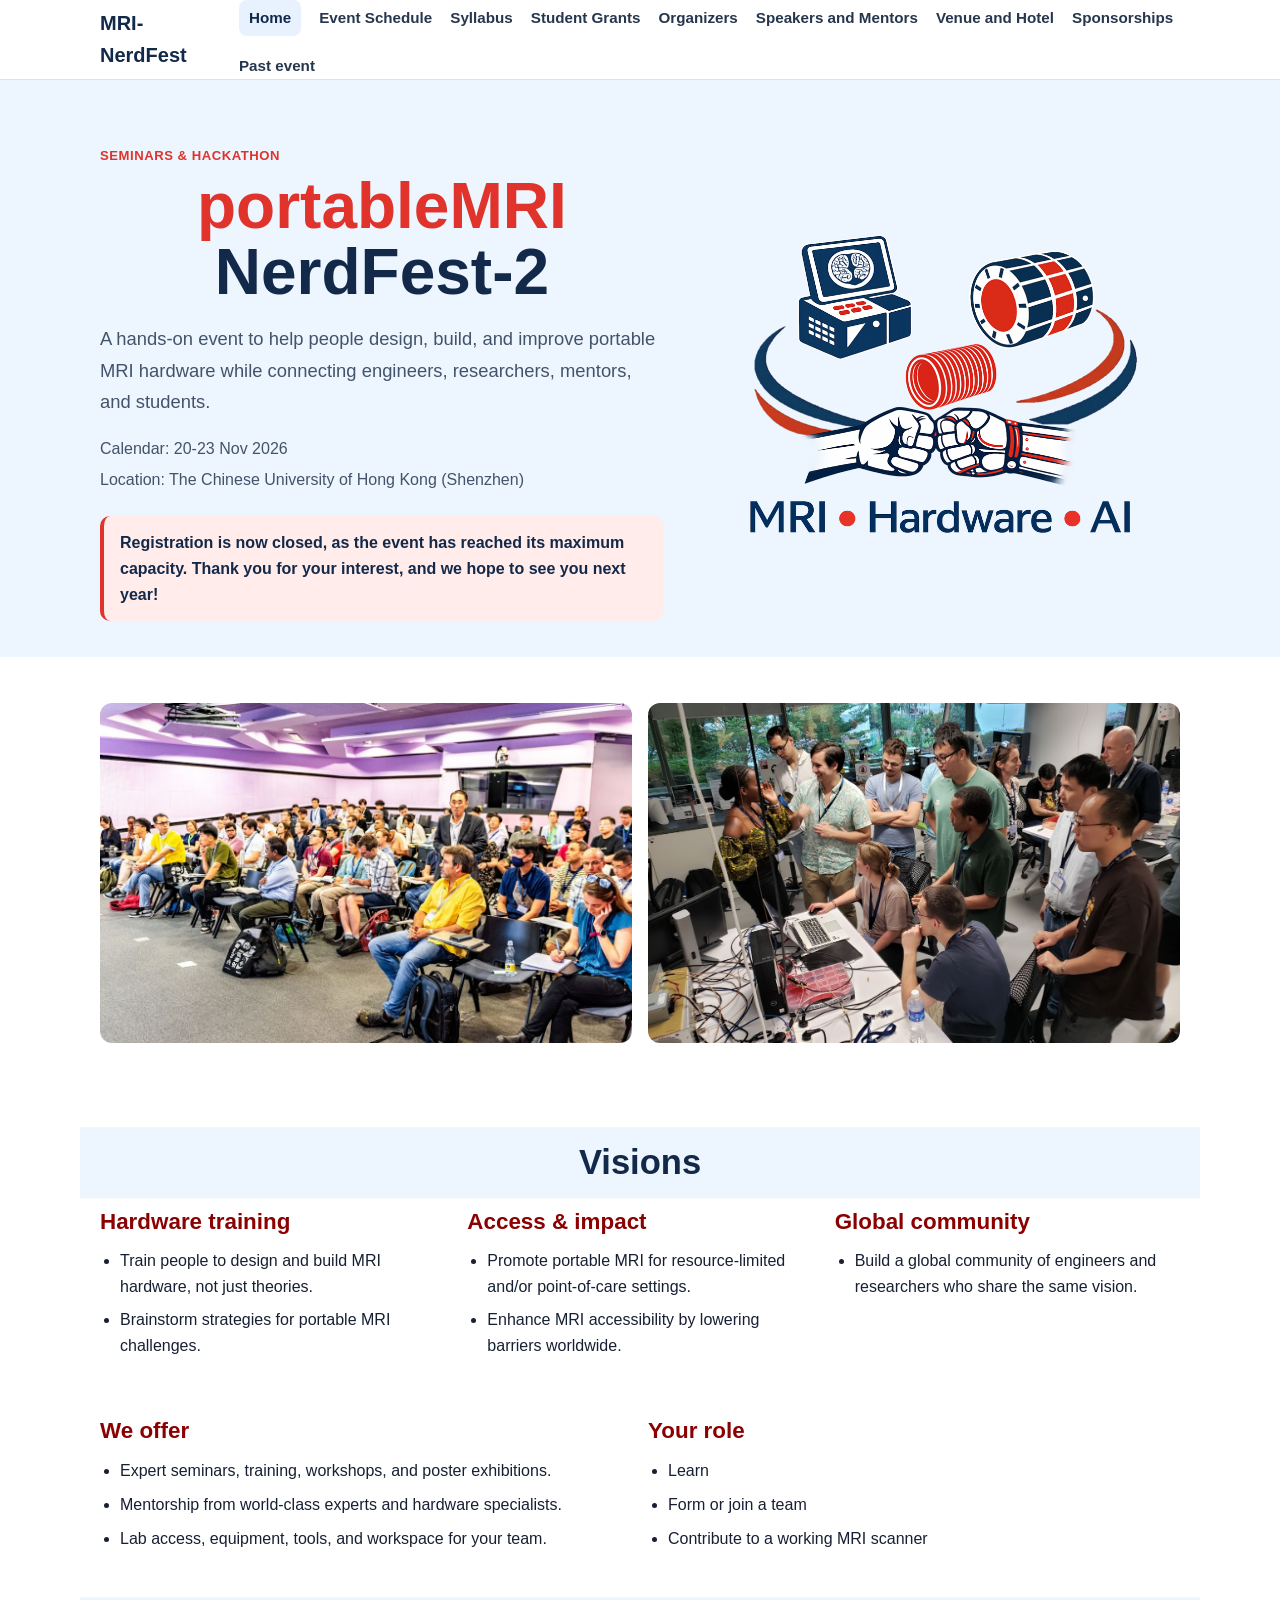
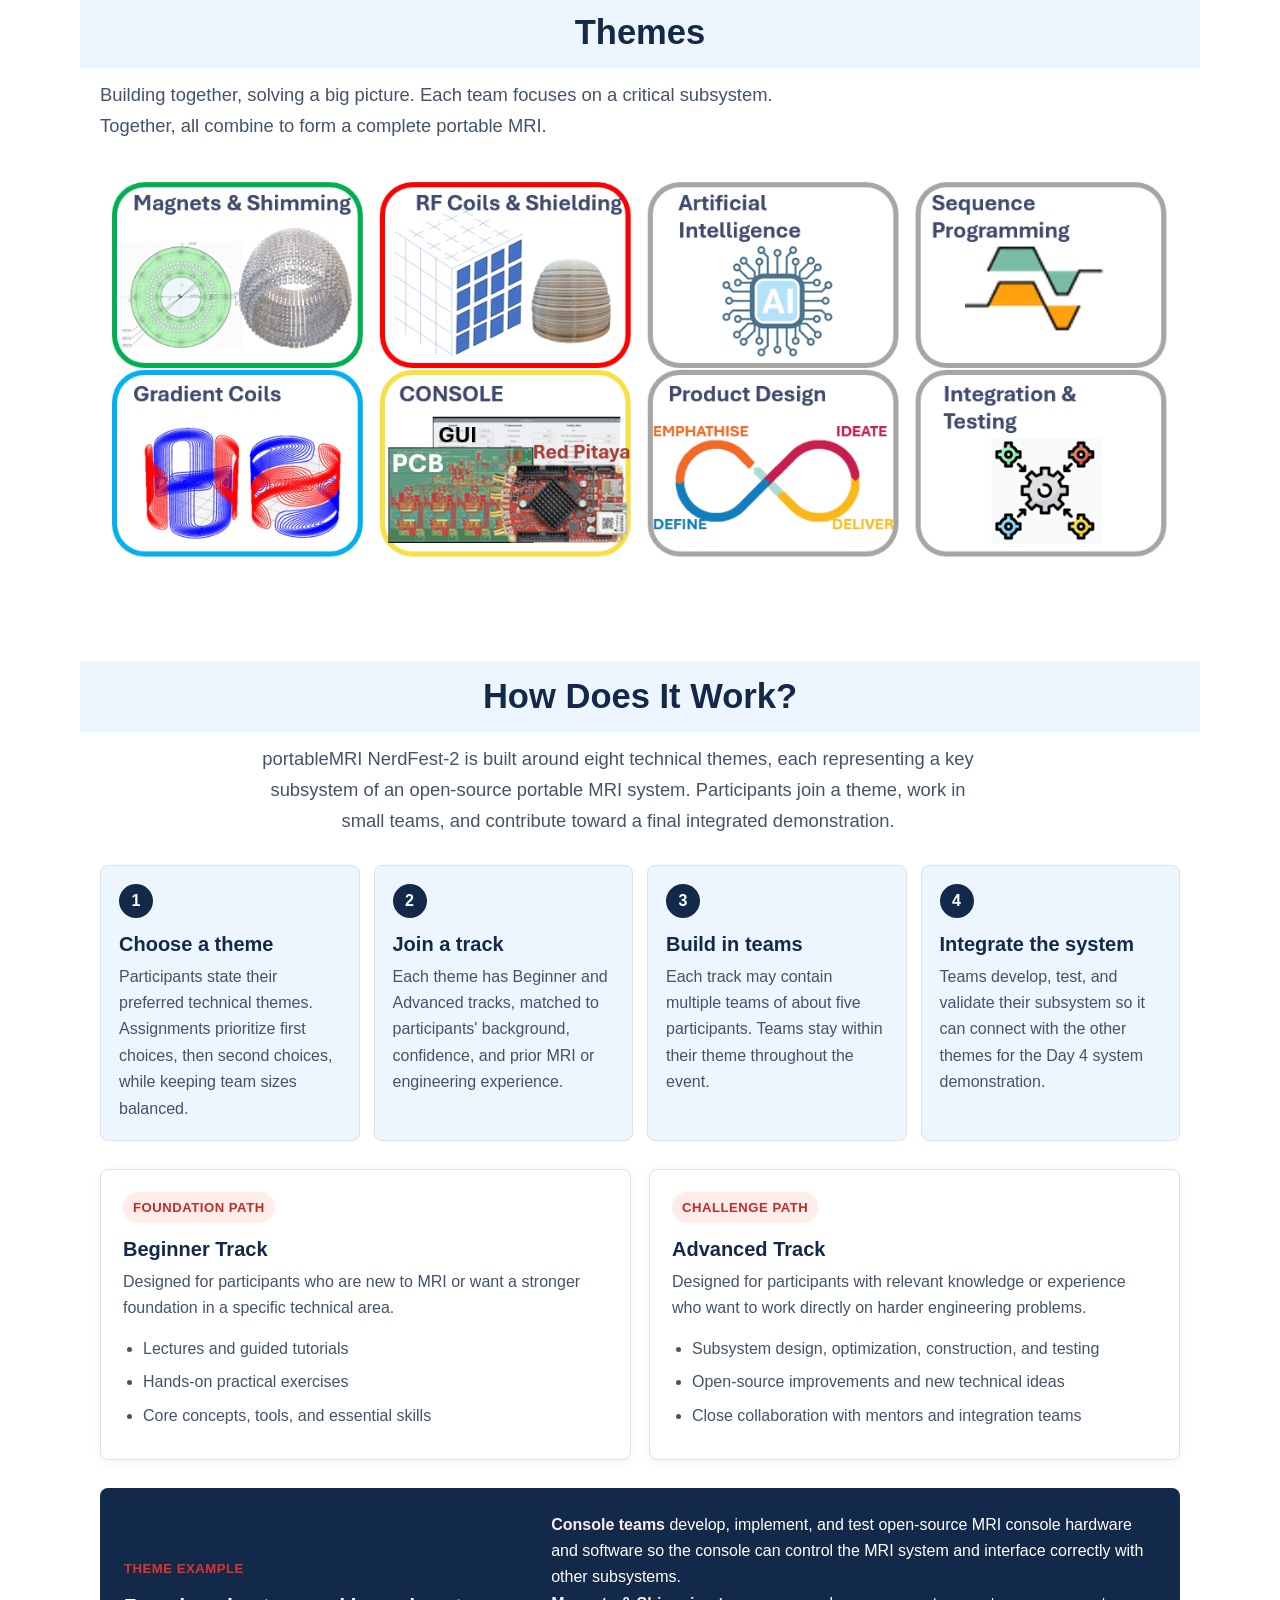
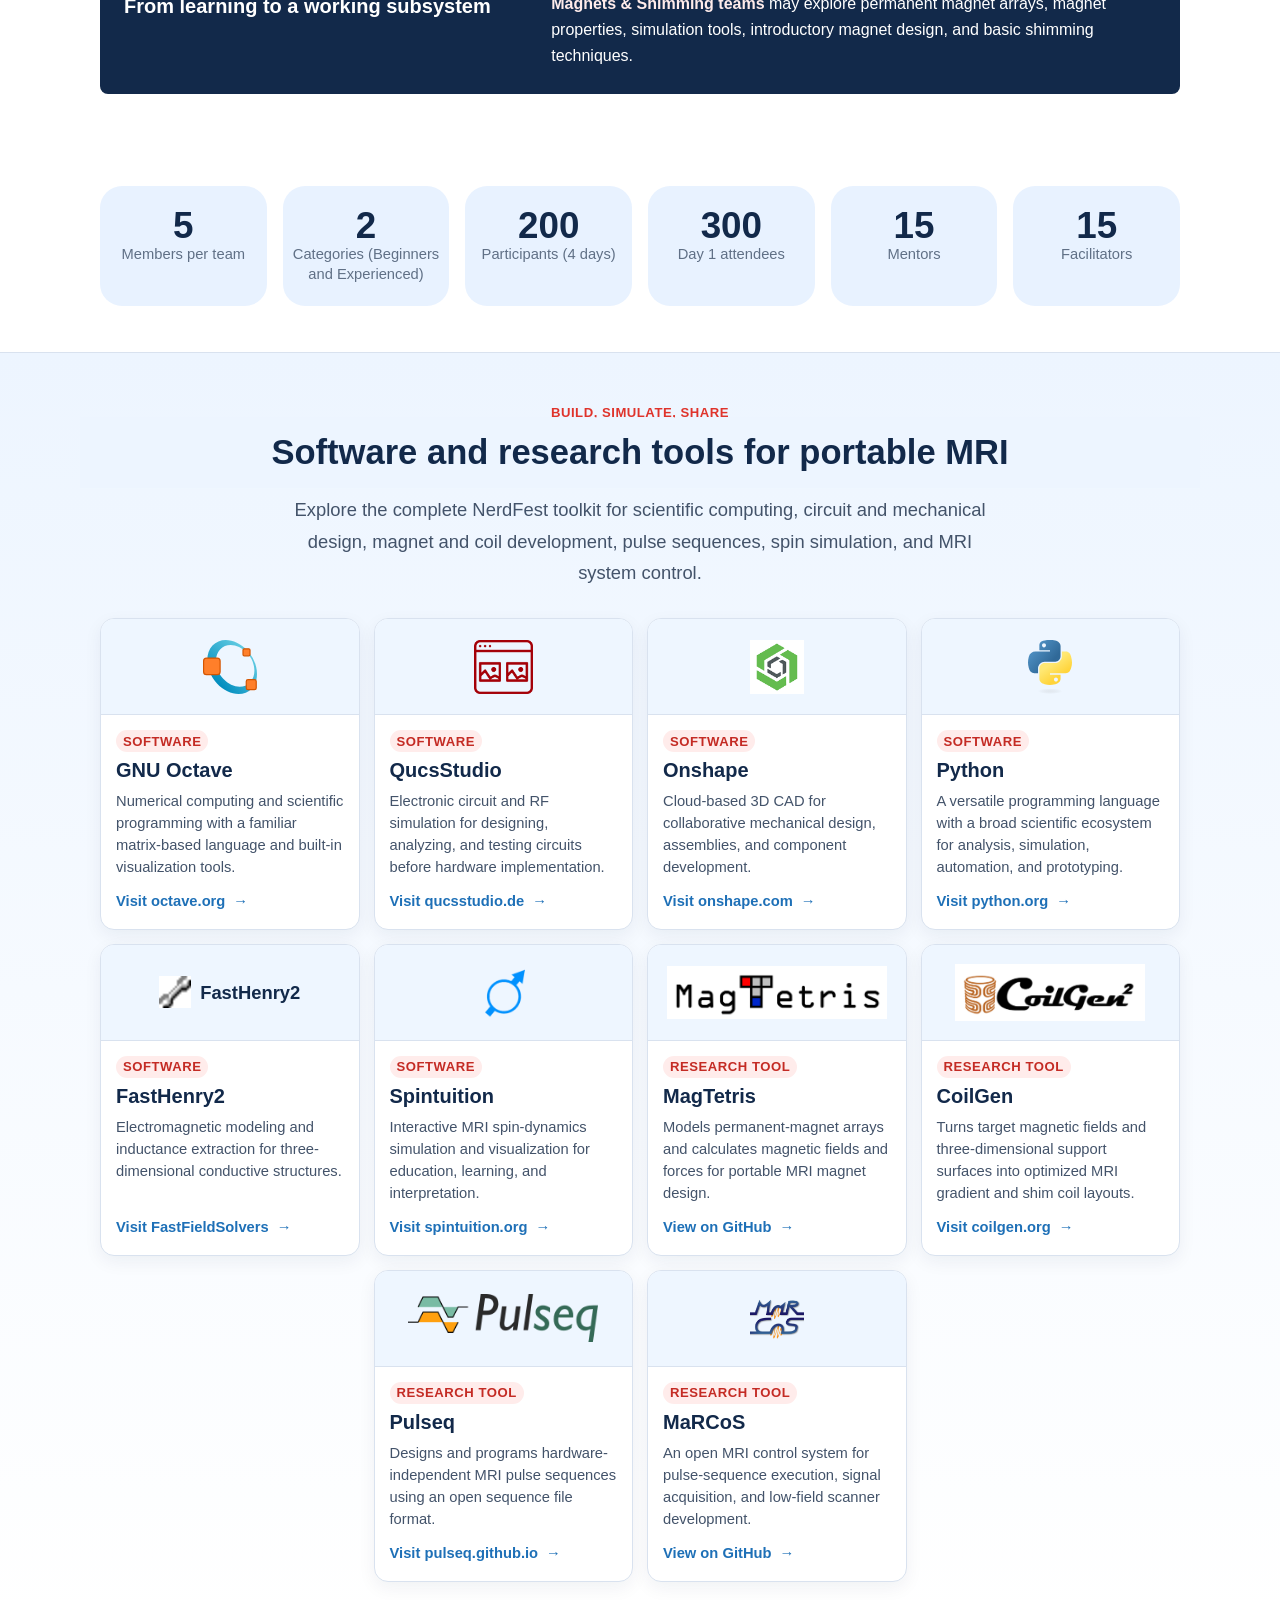
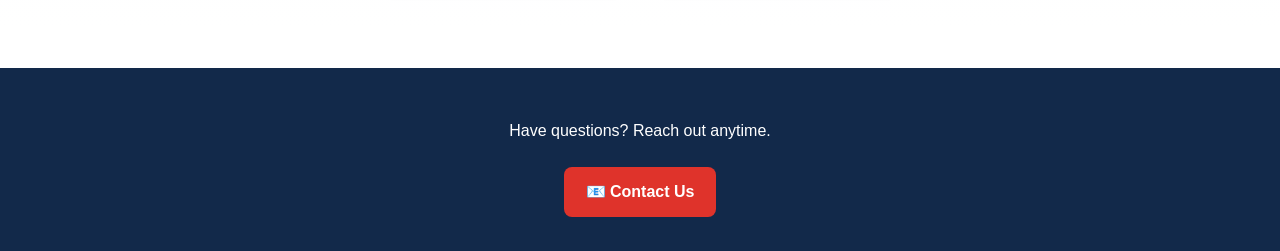
<file: index.html>
<!doctype html>
<html lang="en">
<head>
  <meta charset="utf-8">
  <meta name="viewport" content="width=device-width, initial-scale=1">
  <base href="../">
  <title>Home Suggestion | MRI NerdFest</title>
  <meta name="description" content="Suggested homepage integration for MRI NerdFest">
  <link rel="stylesheet" href="style.css">
  <style>
    .how-section {
      background: var(--card);
    }

    .how-kicker {
      max-width: 760px;
      margin: 0 auto 28px;
      text-align: center;
    }

    .how-flow {
      display: grid;
      grid-template-columns: repeat(4, 1fr);
      gap: 14px;
      margin-top: 24px;
    }

    .how-step {
      min-height: 174px;
      border: 1px solid var(--line);
      border-radius: 8px;
      padding: 18px;
      background: var(--sky-panel);
    }

    .how-step-number {
      display: inline-grid;
      width: 34px;
      height: 34px;
      place-items: center;
      border-radius: 50%;
      background: var(--navy);
      color: var(--card);
      font-weight: var(--weight-extrabold);
      line-height: 1;
    }

    .how-step h3,
    .track-card h3,
    .theme-example h3 {
      margin: 14px 0 8px;
      color: var(--navy);
      font-size: var(--text-xl);
      line-height: var(--leading-tight);
    }

    .how-step p,
    .track-card p,
    .theme-example p {
      margin: 0;
      color: var(--text-secondary);
      line-height: 1.65;
    }

    .track-grid {
      display: grid;
      grid-template-columns: repeat(2, 1fr);
      gap: 18px;
      margin-top: 28px;
    }

    .track-card {
      border: 1px solid var(--line);
      border-radius: 8px;
      padding: 22px;
      background: var(--card);
      box-shadow: 0 2px 10px var(--shadow-navy-soft);
    }

    .track-label {
      display: inline-flex;
      align-items: center;
      min-height: 30px;
      padding: 5px 10px;
      border-radius: 999px;
      background: var(--red-tint);
      color: var(--red-dark);
      font-size: var(--text-xs);
      font-weight: var(--weight-extrabold);
      text-transform: uppercase;
      letter-spacing: .04em;
    }

    .track-card .list {
      margin-top: 14px;
      color: var(--text-secondary);
    }

    .theme-example {
      display: grid;
      grid-template-columns: .8fr 1.2fr;
      gap: 24px;
      align-items: center;
      margin-top: 28px;
      padding: 24px;
      border-radius: 8px;
      background: var(--navy);
      color: var(--card);
    }

    .theme-example h3,
    .theme-example p,
    .theme-example .list {
      color: var(--card);
    }

    .theme-example .list {
      margin-top: 10px;
    }

    .theme-example strong {
      color: var(--red-tint);
    }

    @media (max-width: 920px) {
      .how-flow {
        grid-template-columns: repeat(2, 1fr);
      }

      .theme-example {
        grid-template-columns: 1fr;
      }
    }

    @media (max-width: 640px) {
      .how-flow,
      .track-grid {
        grid-template-columns: 1fr;
      }

      .how-step {
        min-height: auto;
      }
    }
  </style>
</head>
<body>

<div id="header"></div>

<main>
  <section class="hero home-hero">
    <div class="container hero-grid">
      <div>
        <span class="eyebrow">Seminars &amp; Hackathon</span>
        <h1>
          <span class="text-red">portableMRI</span>
          <span class="text-navy">NerdFest-2</span>
        </h1>
        <p class="lead">A hands-on event to help people design, build, and improve portable MRI hardware while connecting engineers, researchers, mentors, and students.</p>
        <div class="meta">
          <p><span aria-hidden="true">Calendar:</span> 20-23 Nov 2026</p>
          <p><span aria-hidden="true">Location:</span> The Chinese University of Hong Kong (Shenzhen)</p>
        </div>
        <div class="cta-row">
          <!-- Registration button retained for future use.
          <a class="btn primary" href="https://tinyurl.com/mrinerdfest-registration-v2" target="_blank" rel="noopener noreferrer">Registration Here</a>
          -->
          <p class="registration-closed">Registration is now closed, as the event has reached its maximum capacity. Thank you for your interest, and we hope to see you next year!</p>

        </div>
      </div>

      <img class="hero-img" src="images/logo.png" alt="MRI Hardware AI event logo">
    </div>
  </section>

  <section class="section">
    <div class="container grid cols-2 home-gallery">
      <img src="images/home_img1.jpg" alt="Audience attending seminar">
      <img src="images/home_img2.jpg" alt="Hands-on lab workshop">
    </div>
  </section>

  <section class="section vision-section">
    <div class="container">
      <h2>Visions</h2>

      <div class="vision-list">
        <div>
          <h3>Hardware training</h3>
          <ul class="list">
            <li>Train people to design and build MRI hardware, not just theories.</li>
            <li>Brainstorm strategies for portable MRI challenges.</li>
          </ul>
        </div>

        <div>
          <h3>Access &amp; impact</h3>
          <ul class="list">
            <li>Promote portable MRI for resource-limited and/or point-of-care settings.</li>
            <li>Enhance MRI accessibility by lowering barriers worldwide.</li>
          </ul>
        </div>

        <div>
          <h3>Global community</h3>
          <ul class="list">
            <li>Build a global community of engineers and researchers who share the same vision.</li>
          </ul>
        </div>
      </div>
    </div>
  </section>

  <div class="container grid cols-2 offer-role vision-section">
    <div class="card">
      <h3>We offer</h3>
      <ul class="list">
        <li>Expert seminars, training, workshops, and poster exhibitions.</li>
        <li>Mentorship from world-class experts and hardware specialists.</li>
        <li>Lab access, equipment, tools, and workspace for your team.</li>
      </ul>
    </div>

    <div class="card">
      <h3>Your role</h3>
      <ul class="list">
        <li>Learn</li>
        <li>Form or join a team</li>
        <li>Contribute to a working MRI scanner</li>
      </ul>
    </div>
  </div>

  <section class="section">
    <div class="container">
      <h2>Themes</h2>
      <p class="lead">Building together, solving a big picture. Each team focuses on a critical subsystem. Together, all combine to form a complete portable MRI.</p>
      <div class="home-gallery">
        <img src="images/teams.png" alt="MRI NerdFest teams and themes">
      </div>
    </div>
  </section>

  <section class="section how-section" id="how-it-works">
    <div class="container">
      <div class="how-kicker">
        <h2>How Does It Work?</h2>
        <p class="lead">portableMRI NerdFest-2 is built around eight technical themes, each representing a key subsystem of an open-source portable MRI system. Participants join a theme, work in small teams, and contribute toward a final integrated demonstration.</p>
      </div>

      <div class="how-flow" aria-label="How MRI NerdFest works">
        <div class="how-step">
          <span class="how-step-number">1</span>
          <h3>Choose a theme</h3>
          <p>Participants state their preferred technical themes. Assignments prioritize first choices, then second choices, while keeping team sizes balanced.</p>
        </div>

        <div class="how-step">
          <span class="how-step-number">2</span>
          <h3>Join a track</h3>
          <p>Each theme has Beginner and Advanced tracks, matched to participants' background, confidence, and prior MRI or engineering experience.</p>
        </div>

        <div class="how-step">
          <span class="how-step-number">3</span>
          <h3>Build in teams</h3>
          <p>Each track may contain multiple teams of about five participants. Teams stay within their theme throughout the event.</p>
        </div>

        <div class="how-step">
          <span class="how-step-number">4</span>
          <h3>Integrate the system</h3>
          <p>Teams develop, test, and validate their subsystem so it can connect with the other themes for the Day 4 system demonstration.</p>
        </div>
      </div>

      <div class="track-grid">
        <article class="track-card">
          <span class="track-label">Foundation path</span>
          <h3>Beginner Track</h3>
          <p>Designed for participants who are new to MRI or want a stronger foundation in a specific technical area.</p>
          <ul class="list">
            <li>Lectures and guided tutorials</li>
            <li>Hands-on practical exercises</li>
            <li>Core concepts, tools, and essential skills</li>
          </ul>
        </article>

        <article class="track-card">
          <span class="track-label">Challenge path</span>
          <h3>Advanced Track</h3>
          <p>Designed for participants with relevant knowledge or experience who want to work directly on harder engineering problems.</p>
          <ul class="list">
            <li>Subsystem design, optimization, construction, and testing</li>
            <li>Open-source improvements and new technical ideas</li>
            <li>Close collaboration with mentors and integration teams</li>
          </ul>
        </article>
      </div>

      <aside class="theme-example">
        <div>
          <span class="eyebrow">Theme example</span>
          <h3>From learning to a working subsystem</h3>
        </div>
        <div>
          <p><strong>Console teams</strong> develop, implement, and test open-source MRI console hardware and software so the console can control the MRI system and interface correctly with other subsystems.</p>
          <p><strong>Magnets &amp; Shimming teams</strong> may explore permanent magnet arrays, magnet properties, simulation tools, introductory magnet design, and basic shimming techniques.</p>
        </div>
      </aside>
    </div>
  </section>

  <section class="section">
    <div class="container grid stats">
      <div class="stat"><strong>5</strong><span>Members per team</span></div>
      <div class="stat"><strong>2</strong><span>Categories (Beginners and Experienced)</span></div>
      <div class="stat"><strong>200</strong><span>Participants (4 days)</span></div>
      <div class="stat"><strong>300</strong><span>Day 1 attendees</span></div>
      <div class="stat"><strong>15</strong><span>Mentors</span></div>
      <div class="stat"><strong>15</strong><span>Facilitators</span></div>
    </div>
  </section>

  <section class="section tools-section" aria-labelledby="software-research-tools-title">
    <div class="container">
      <div class="tools-intro">
        <span class="eyebrow">Build, simulate, share</span>
        <h2 id="software-research-tools-title">Software and research tools for portable MRI</h2>
        <p class="lead">Explore the complete NerdFest toolkit for scientific computing, circuit and mechanical design, magnet and coil development, pulse sequences, spin simulation, and MRI system control.</p>
      </div>

      <div class="tools-grid">
        <article class="tool-card">
          <div class="tool-logo-wrap">
            <img class="tool-logo" src="images/tools/gnu-octave.svg" alt="GNU Octave logo">
          </div>
          <div class="tool-card-body">
            <div class="tool-card-heading">
              <span class="tool-kind">Software</span>
              <h3>GNU Octave</h3>
            </div>
            <p>Numerical computing and scientific programming with a familiar matrix-based language and built-in visualization tools.</p>
            <a class="tool-link" href="https://octave.org/" target="_blank" rel="noopener noreferrer" aria-label="Visit the GNU Octave website">Visit octave.org <span aria-hidden="true">&rarr;</span></a>
          </div>
        </article>

        <article class="tool-card">
          <div class="tool-logo-wrap">
            <img class="tool-logo tool-logo-square" src="images/tools/qucsstudio.png" alt="QucsStudio logo">
          </div>
          <div class="tool-card-body">
            <div class="tool-card-heading">
              <span class="tool-kind">Software</span>
              <h3>QucsStudio</h3>
            </div>
            <p>Electronic circuit and RF simulation for designing, analyzing, and testing circuits before hardware implementation.</p>
            <a class="tool-link" href="https://qucsstudio.de/" target="_blank" rel="noopener noreferrer" aria-label="Visit the QucsStudio website">Visit qucsstudio.de <span aria-hidden="true">&rarr;</span></a>
          </div>
        </article>

        <article class="tool-card">
          <div class="tool-logo-wrap">
            <img class="tool-logo tool-logo-square" src="images/tools/onshape.png" alt="Onshape logo">
          </div>
          <div class="tool-card-body">
            <div class="tool-card-heading">
              <span class="tool-kind">Software</span>
              <h3>Onshape</h3>
            </div>
            <p>Cloud-based 3D CAD for collaborative mechanical design, assemblies, and component development.</p>
            <a class="tool-link" href="https://www.onshape.com/" target="_blank" rel="noopener noreferrer" aria-label="Visit the Onshape website">Visit onshape.com <span aria-hidden="true">&rarr;</span></a>
          </div>
        </article>

        <article class="tool-card">
          <div class="tool-logo-wrap">
            <img class="tool-logo tool-logo-square" src="images/tools/python.svg" alt="Python logo">
          </div>
          <div class="tool-card-body">
            <div class="tool-card-heading">
              <span class="tool-kind">Software</span>
              <h3>Python</h3>
            </div>
            <p>A versatile programming language with a broad scientific ecosystem for analysis, simulation, automation, and prototyping.</p>
            <a class="tool-link" href="https://www.python.org/" target="_blank" rel="noopener noreferrer" aria-label="Visit the Python website">Visit python.org <span aria-hidden="true">&rarr;</span></a>
          </div>
        </article>

        <article class="tool-card">
          <div class="tool-logo-wrap">
            <div class="tool-wordmark">
              <img src="images/tools/fasthenry2.ico" alt="FastFieldSolvers icon">
              <span>FastHenry2</span>
            </div>
          </div>
          <div class="tool-card-body">
            <div class="tool-card-heading">
              <span class="tool-kind">Software</span>
              <h3>FastHenry2</h3>
            </div>
            <p>Electromagnetic modeling and inductance extraction for three-dimensional conductive structures.</p>
            <a class="tool-link" href="https://www.fastfieldsolvers.com/fasthenry2.htm" target="_blank" rel="noopener noreferrer" aria-label="Visit the FastHenry2 website">Visit FastFieldSolvers <span aria-hidden="true">&rarr;</span></a>
          </div>
        </article>

        <article class="tool-card">
          <div class="tool-logo-wrap">
            <img class="tool-logo tool-logo-square" src="images/tools/spintuition.png" alt="Spintuition logo">
          </div>
          <div class="tool-card-body">
            <div class="tool-card-heading">
              <span class="tool-kind">Software</span>
              <h3>Spintuition</h3>
            </div>
            <p>Interactive MRI spin-dynamics simulation and visualization for education, learning, and interpretation.</p>
            <a class="tool-link" href="https://spintuition.org/" target="_blank" rel="noopener noreferrer" aria-label="Visit the Spintuition website">Visit spintuition.org <span aria-hidden="true">&rarr;</span></a>
          </div>
        </article>

        <article class="tool-card">
          <div class="tool-logo-wrap">
            <img class="tool-logo tool-logo-magtetris" src="images/tools/magtetris.png" alt="MagTetris logo">
          </div>
          <div class="tool-card-body">
            <div class="tool-card-heading">
              <span class="tool-kind">Research tool</span>
              <h3>MagTetris</h3>
            </div>
            <p>Models permanent-magnet arrays and calculates magnetic fields and forces for portable MRI magnet design.</p>
            <a class="tool-link" href="https://github.com/BioMed-EM-lab/MagTetris" target="_blank" rel="noopener noreferrer" aria-label="View MagTetris on GitHub">View on GitHub <span aria-hidden="true">&rarr;</span></a>
          </div>
        </article>

        <article class="tool-card">
          <div class="tool-logo-wrap">
            <img class="tool-logo tool-logo-coilgen" src="images/tools/coilgen.png" alt="CoilGen logo">
          </div>
          <div class="tool-card-body">
            <div class="tool-card-heading">
              <span class="tool-kind">Research tool</span>
              <h3>CoilGen</h3>
            </div>
            <p>Turns target magnetic fields and three-dimensional support surfaces into optimized MRI gradient and shim coil layouts.</p>
            <a class="tool-link" href="https://www.coilgen.org/" target="_blank" rel="noopener noreferrer" aria-label="Visit the CoilGen website">Visit coilgen.org <span aria-hidden="true">&rarr;</span></a>
          </div>
        </article>

        <article class="tool-card">
          <div class="tool-logo-wrap">
            <img class="tool-logo tool-logo-wide" src="images/tools/pulseq.png" alt="Pulseq logo">
          </div>
          <div class="tool-card-body">
            <div class="tool-card-heading">
              <span class="tool-kind">Research tool</span>
              <h3>Pulseq</h3>
            </div>
            <p>Designs and programs hardware-independent MRI pulse sequences using an open sequence file format.</p>
            <a class="tool-link" href="https://pulseq.github.io/" target="_blank" rel="noopener noreferrer" aria-label="Visit the Pulseq website">Visit pulseq.github.io <span aria-hidden="true">&rarr;</span></a>
          </div>
        </article>

        <article class="tool-card">
          <div class="tool-logo-wrap">
            <img class="tool-logo tool-logo-square" src="images/tools/marcos.png" alt="MaRCoS logo">
          </div>
          <div class="tool-card-body">
            <div class="tool-card-heading">
              <span class="tool-kind">Research tool</span>
              <h3>MaRCoS</h3>
            </div>
            <p>An open MRI control system for pulse-sequence execution, signal acquisition, and low-field scanner development.</p>
            <a class="tool-link" href="https://github.com/marcos-mri" target="_blank" rel="noopener noreferrer" aria-label="View MaRCoS on GitHub">View on GitHub <span aria-hidden="true">&rarr;</span></a>
          </div>
        </article>
      </div>
    </div>
  </section>
</main>

<div id="footer"></div>
<script src="script.js"></script>
<script>
loadComponent("header", "header.html");
loadComponent("footer", "footer.html");
</script>
</body>
</html>
</file>
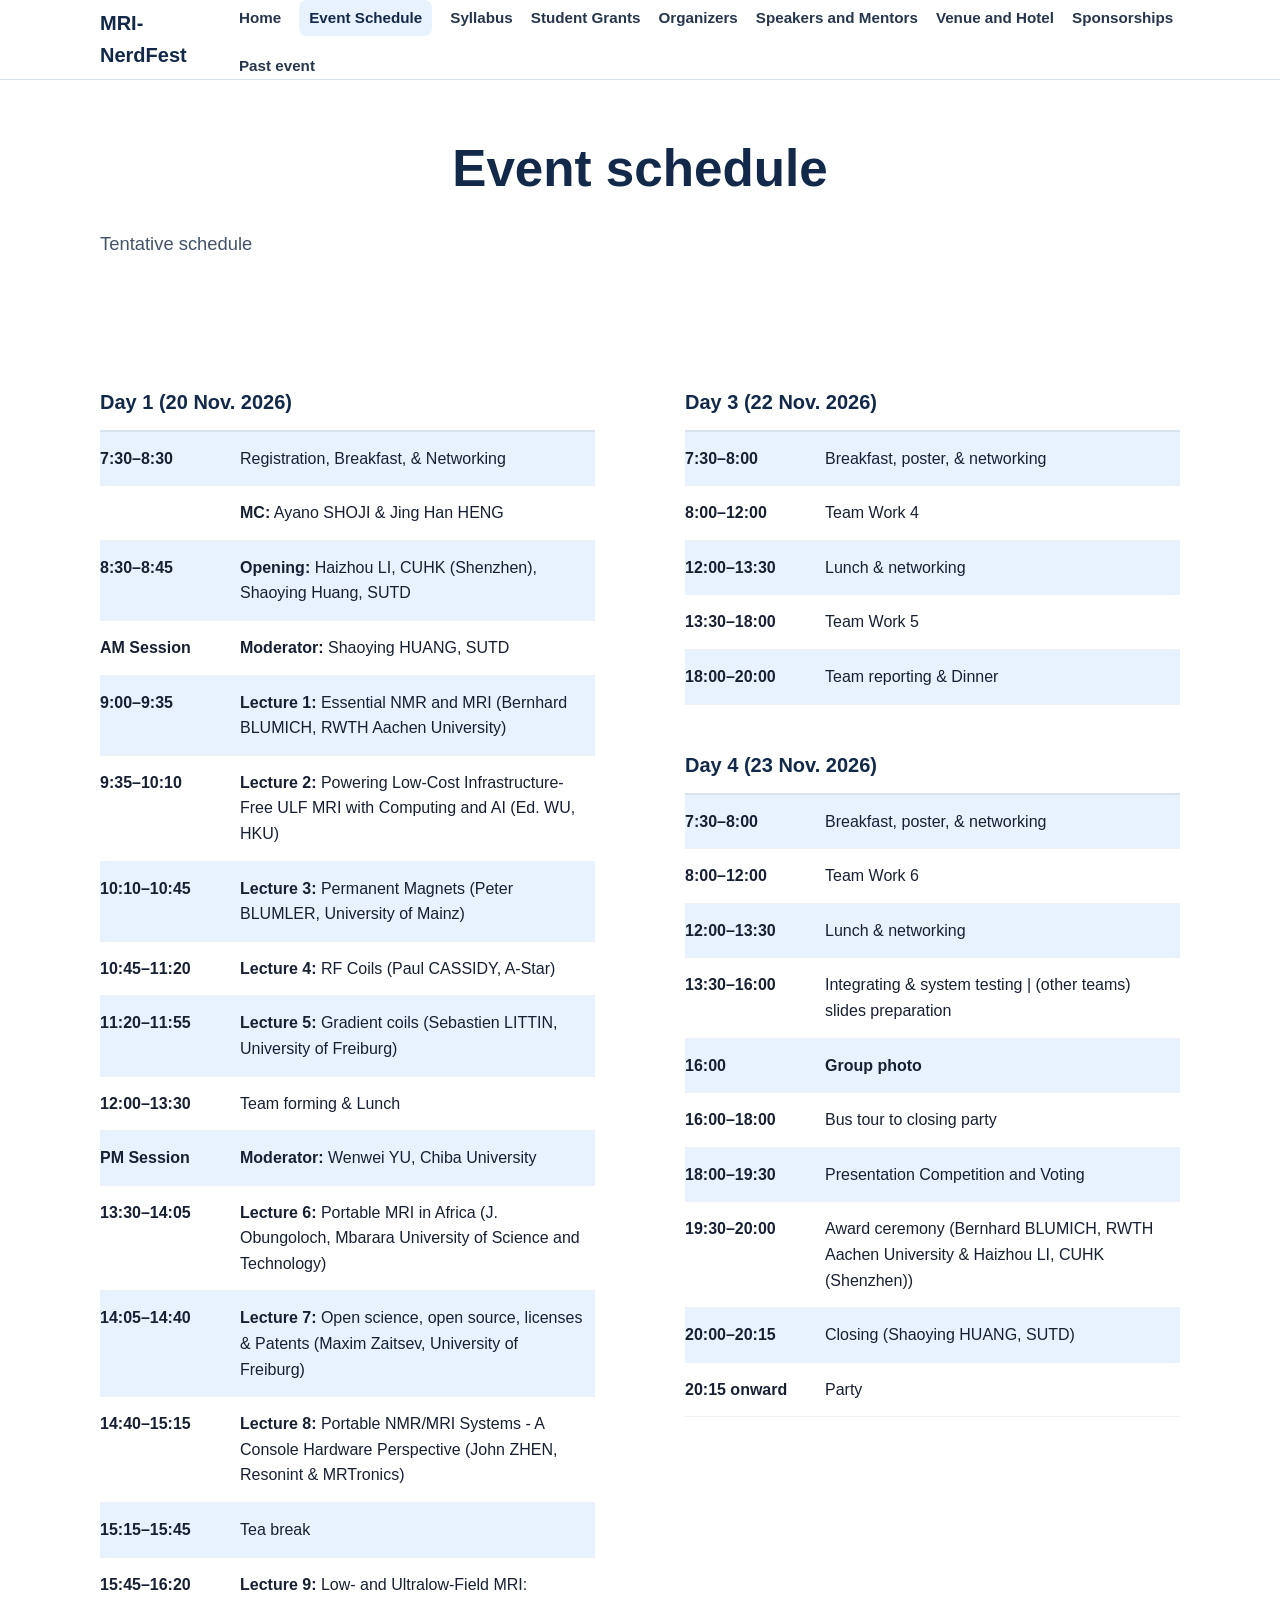
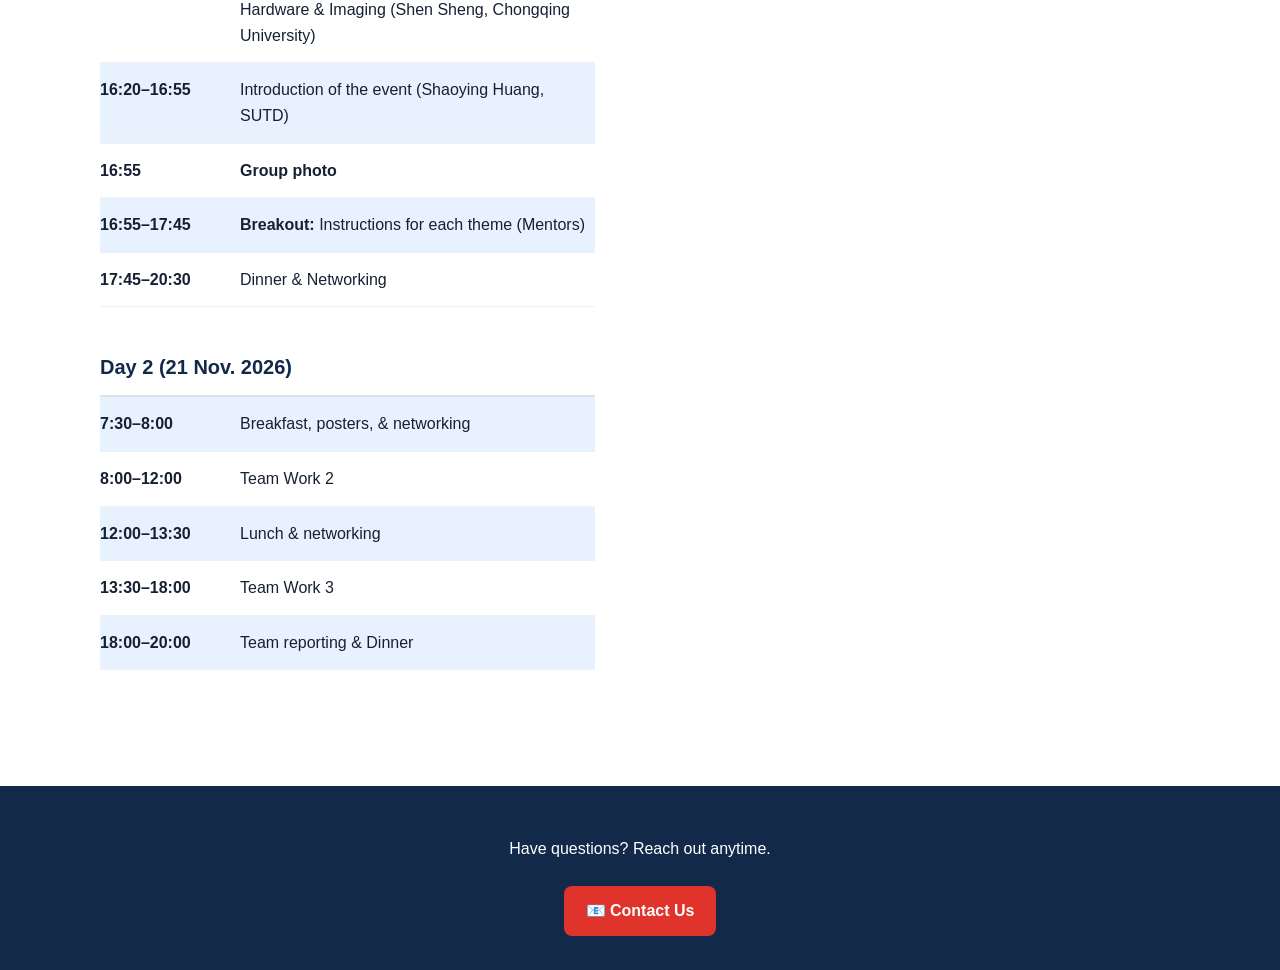
<file: event-schedule.html>
<!doctype html><html lang="en"><head><meta charset="utf-8"><meta name="viewport" content="width=device-width, initial-scale=1"><title>Event Schedule | MRI NerdFest</title><meta name="description" content="MRI NerdFest static website"><link rel="stylesheet" href="style.css"></head><body>

<div id="header"></div>

<main><section class="page-hero"><div class="container"><h1>Event schedule</h1><p class="lead">Tentative schedule</p></div></section><section class="section"><div class="container"><div class="schedule-grid"><div><table class="schedule-table"><tr>


<th colspan="2">Day 1 (20 Nov. 2026)</th></tr>
<tr><td class="time">7:30–8:30</td><td>Registration, Breakfast, &amp; Networking</td></tr>
<tr><td class="time"></td><td><strong>MC:</strong> Ayano SHOJI &amp; Jing Han HENG</td></tr>
<tr><td class="time">8:30–8:45</td><td><strong>Opening:</strong> Haizhou LI, CUHK (Shenzhen), Shaoying Huang, SUTD</td></tr>
<tr><td class="time">AM Session</td><td><strong>Moderator:</strong> Shaoying HUANG, SUTD</td></tr>
<tr><td class="time">9:00–9:35</td><td><strong>Lecture 1:</strong> Essential NMR and MRI (Bernhard BLUMICH, RWTH Aachen University)</td></tr>
<tr><td class="time">9:35–10:10</td><td><strong>Lecture 2:</strong> Powering Low-Cost Infrastructure-Free ULF MRI with Computing and AI (Ed. WU, HKU)</td></tr>
<tr><td class="time">10:10–10:45</td><td><strong>Lecture 3:</strong> Permanent Magnets (Peter BLUMLER, University of Mainz)</td></tr>
<tr><td class="time">10:45–11:20</td><td><strong>Lecture 4:</strong> RF Coils (Paul CASSIDY, A-Star)</td></tr>
<tr><td class="time">11:20–11:55</td><td><strong>Lecture 5:</strong> Gradient coils (Sebastien LITTIN, University of Freiburg)</td></tr>
<tr><td class="time">12:00–13:30</td><td>Team forming &amp; Lunch</td></tr>
<tr><td class="time">PM Session</td><td><strong>Moderator:</strong> Wenwei YU, Chiba University</td></tr>
<tr><td class="time">13:30–14:05</td><td><strong>Lecture 6:</strong> Portable MRI in Africa (J. Obungoloch, Mbarara University of Science and Technology)</td></tr>
<tr><td class="time">14:05–14:40</td><td><strong>Lecture 7:</strong> Open science, open source, licenses &amp; Patents (Maxim Zaitsev, University of Freiburg)</td></tr>
<tr><td class="time">14:40–15:15</td><td><strong>Lecture 8:</strong> Portable NMR/MRI Systems - A Console Hardware Perspective (John ZHEN, Resonint &amp; MRTronics)</td></tr>
<tr><td class="time">15:15–15:45</td><td>Tea break</td></tr>
<tr><td class="time">15:45–16:20</td><td><strong>Lecture 9:</strong> Low- and Ultralow-Field MRI: Hardware &amp; Imaging (Shen Sheng, Chongqing University)</td></tr>
<tr><td class="time">16:20–16:55</td><td>Introduction of the event (Shaoying Huang, SUTD)</td></tr>
<tr><td class="time">16:55</td><td><strong>Group photo</strong></td></tr>
<tr><td class="time">16:55–17:45</td><td><strong>Breakout:</strong> Instructions for each theme (Mentors)</td></tr>
<tr><td class="time">17:45–20:30</td><td>Dinner &amp; Networking</td></tr></table>
<table class="schedule-table"><tr>




<th colspan="2">Day 2 (21 Nov. 2026)</th></tr>
<tr><td class="time">7:30–8:00</td><td>Breakfast, posters, &amp; networking</td></tr>
<tr><td class="time">8:00–12:00</td><td>Team Work 2</td></tr>
<tr><td class="time">12:00–13:30</td><td>Lunch &amp; networking</td></tr>
<tr><td class="time">13:30–18:00</td><td>Team Work 3</td></tr>
<tr><td class="time">18:00–20:00</td><td>Team reporting &amp; Dinner</td></tr></table></div><div><table class="schedule-table"><tr>



<th colspan="2">Day 3 (22 Nov. 2026)</th></tr>
<tr><td class="time">7:30–8:00</td><td>Breakfast, poster, &amp; networking</td></tr>
<tr><td class="time">8:00–12:00</td><td>Team Work 4</td></tr>
<tr><td class="time">12:00–13:30</td><td>Lunch &amp; networking</td></tr>
<tr><td class="time">13:30–18:00</td><td>Team Work 5</td></tr>
<tr><td class="time">18:00–20:00</td><td>Team reporting &amp; Dinner</td></tr></table><table class="schedule-table"><tr>





<th colspan="2">Day 4 (23 Nov. 2026)</th></tr>
<tr><td class="time">7:30–8:00</td><td>Breakfast, poster, &amp; networking</td></tr>
<tr><td class="time">8:00–12:00</td><td>Team Work 6</td></tr>
<tr><td class="time">12:00–13:30</td><td>Lunch &amp; networking</td></tr>
<tr><td class="time">13:30–16:00</td><td>Integrating &amp; system testing | (other teams) slides preparation</td></tr>
<tr><td class="time">16:00</td><td><strong>Group photo</strong></td></tr>
<tr><td class="time">16:00–18:00</td><td>Bus tour to closing party</td></tr>
<tr><td class="time">18:00–19:30</td><td>Presentation Competition and Voting</td></tr>
<tr><td class="time">19:30–20:00</td><td>Award ceremony (Bernhard BLUMICH, RWTH Aachen University &amp; Haizhou LI, CUHK (Shenzhen))</td></tr>
<tr><td class="time">20:00–20:15</td><td>Closing (Shaoying HUANG, SUTD)</td></tr>
<tr><td class="time">20:15 onward</td><td>Party</td></tr></table></div></div></div></section></main>







<div id="footer"></div>
<script src="script.js"></script>
<script>
loadComponent("header", "header.html");
loadComponent("footer", "footer.html");
</script>
</body></html>
</file>
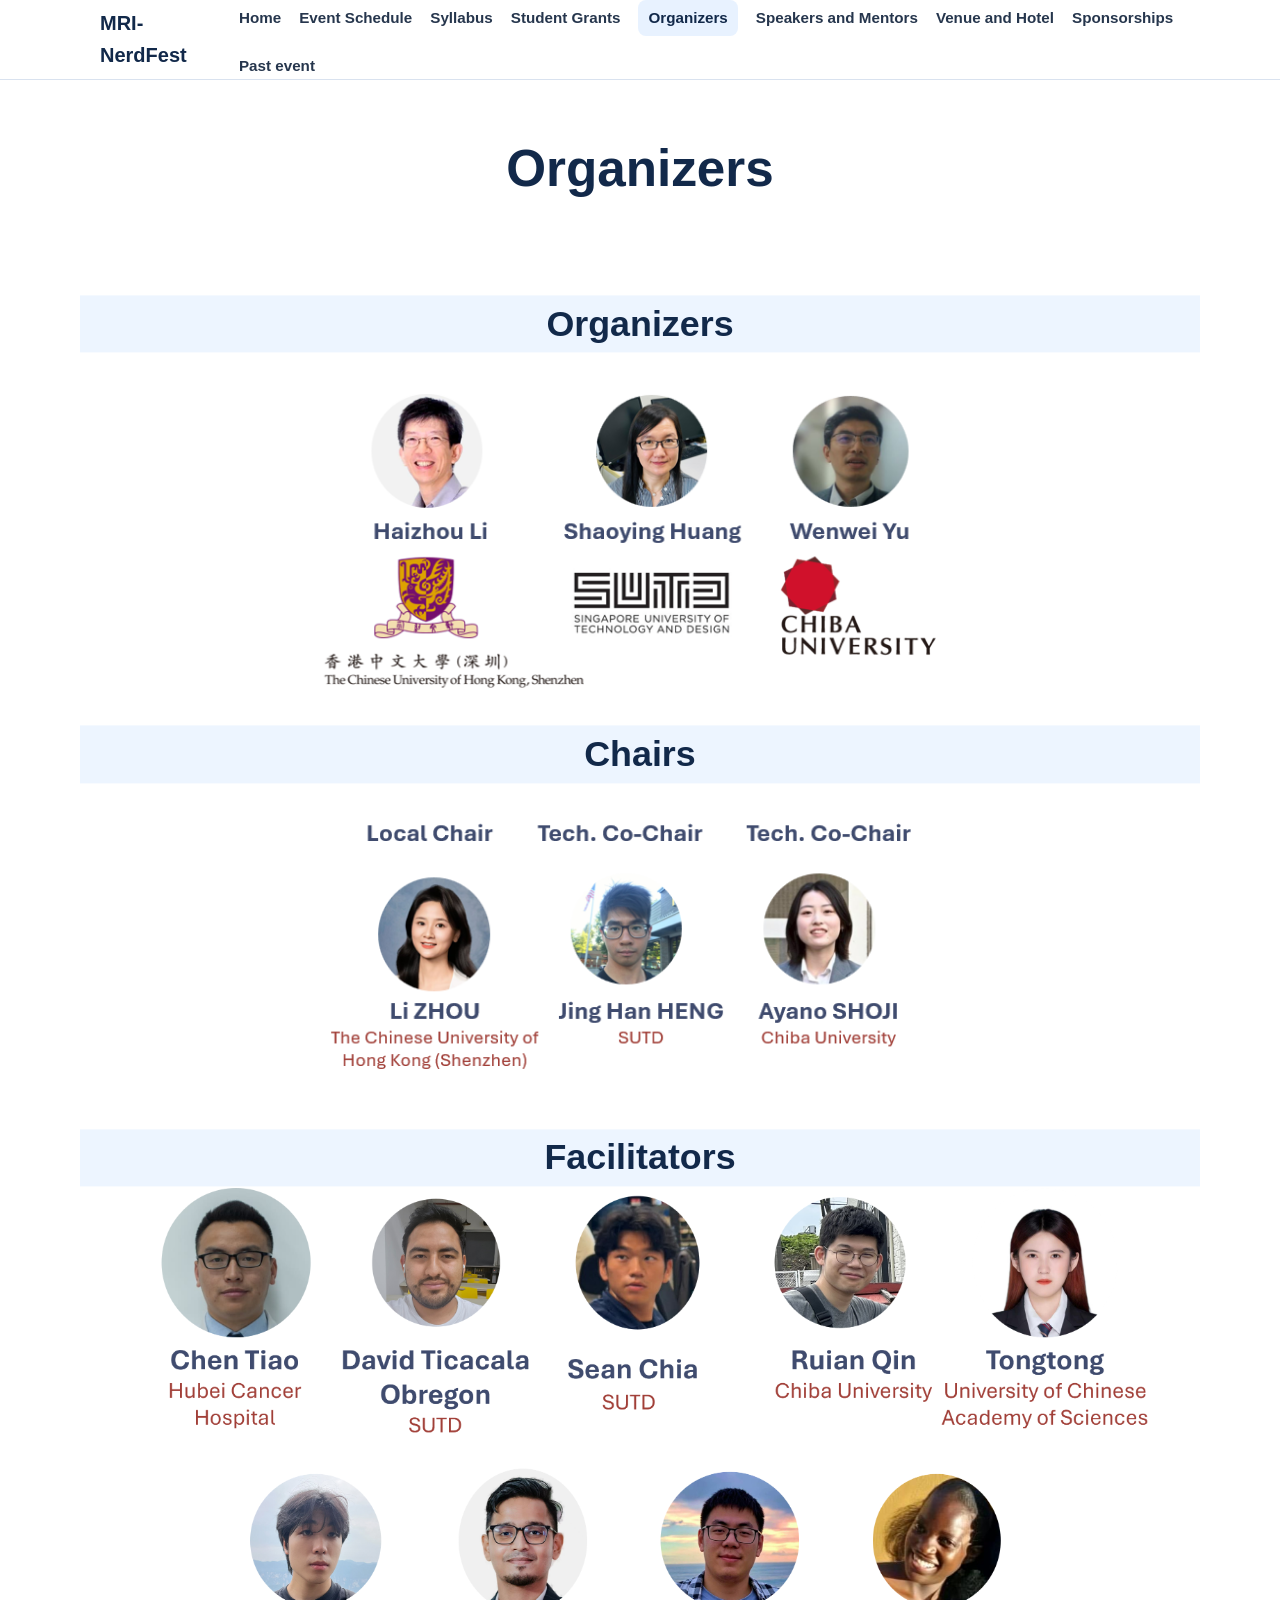
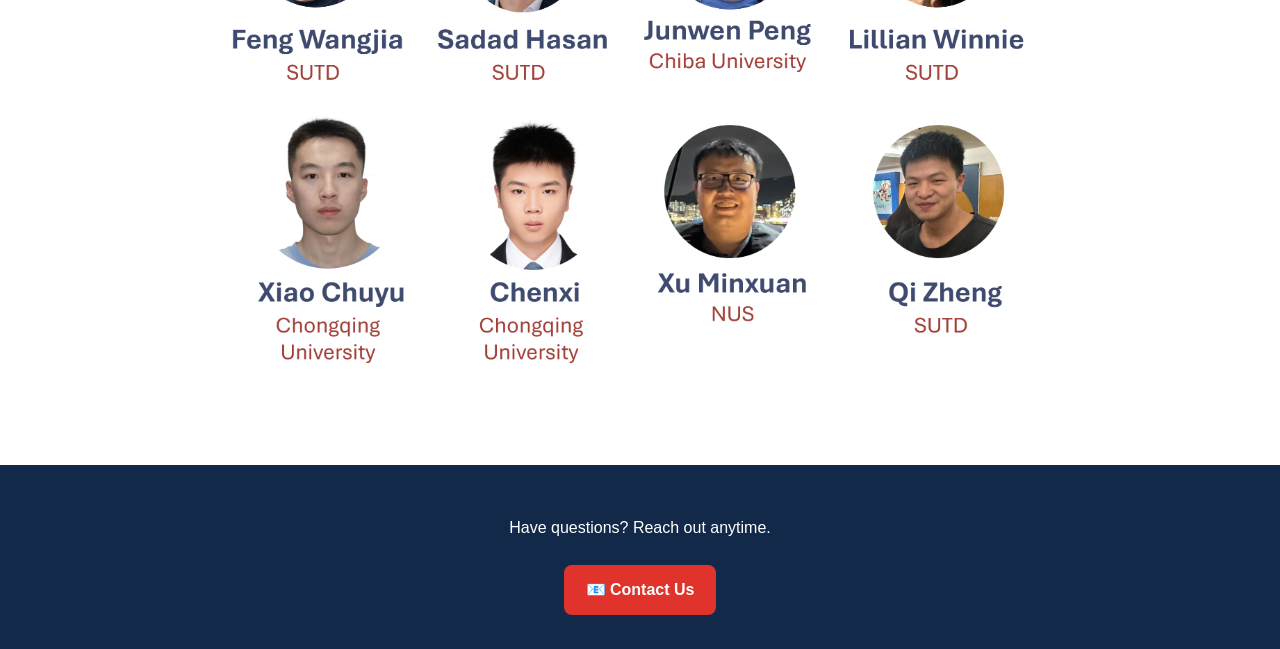
<file: organizers.html>
<!doctype html><html lang="en"><head><meta charset="utf-8"><meta name="viewport" content="width=device-width, initial-scale=1"><title>Organizers | MRI NerdFest</title><meta name="description" content="MRI NerdFest static website"><link rel="stylesheet" href="style.css"></head><body>

<div id="header"></div>
<main>
<section class="page-hero"><div class="container"><h1>Organizers</h1></div></section>
<section class="section"><div class="container grid">
<div class="card image-card"><h2>Organizers</h2><img src="images/organizers.png" alt="MRI NerdFest organizers"></div>
<div class="card image-card"><h2>Chairs</h2><img src="images/chairs.png" alt="MRI NerdFest chairs"></div>
<div class="card image-card"><h2>Facilitators</h2><img src="images/coordinators.png" alt="MRI NerdFest coordinators"></div></div></section></main>









<div id="footer"></div>
<script src="script.js"></script>
<script>
loadComponent("header", "header.html");
loadComponent("footer", "footer.html");
</script>
</body></html>
</file>
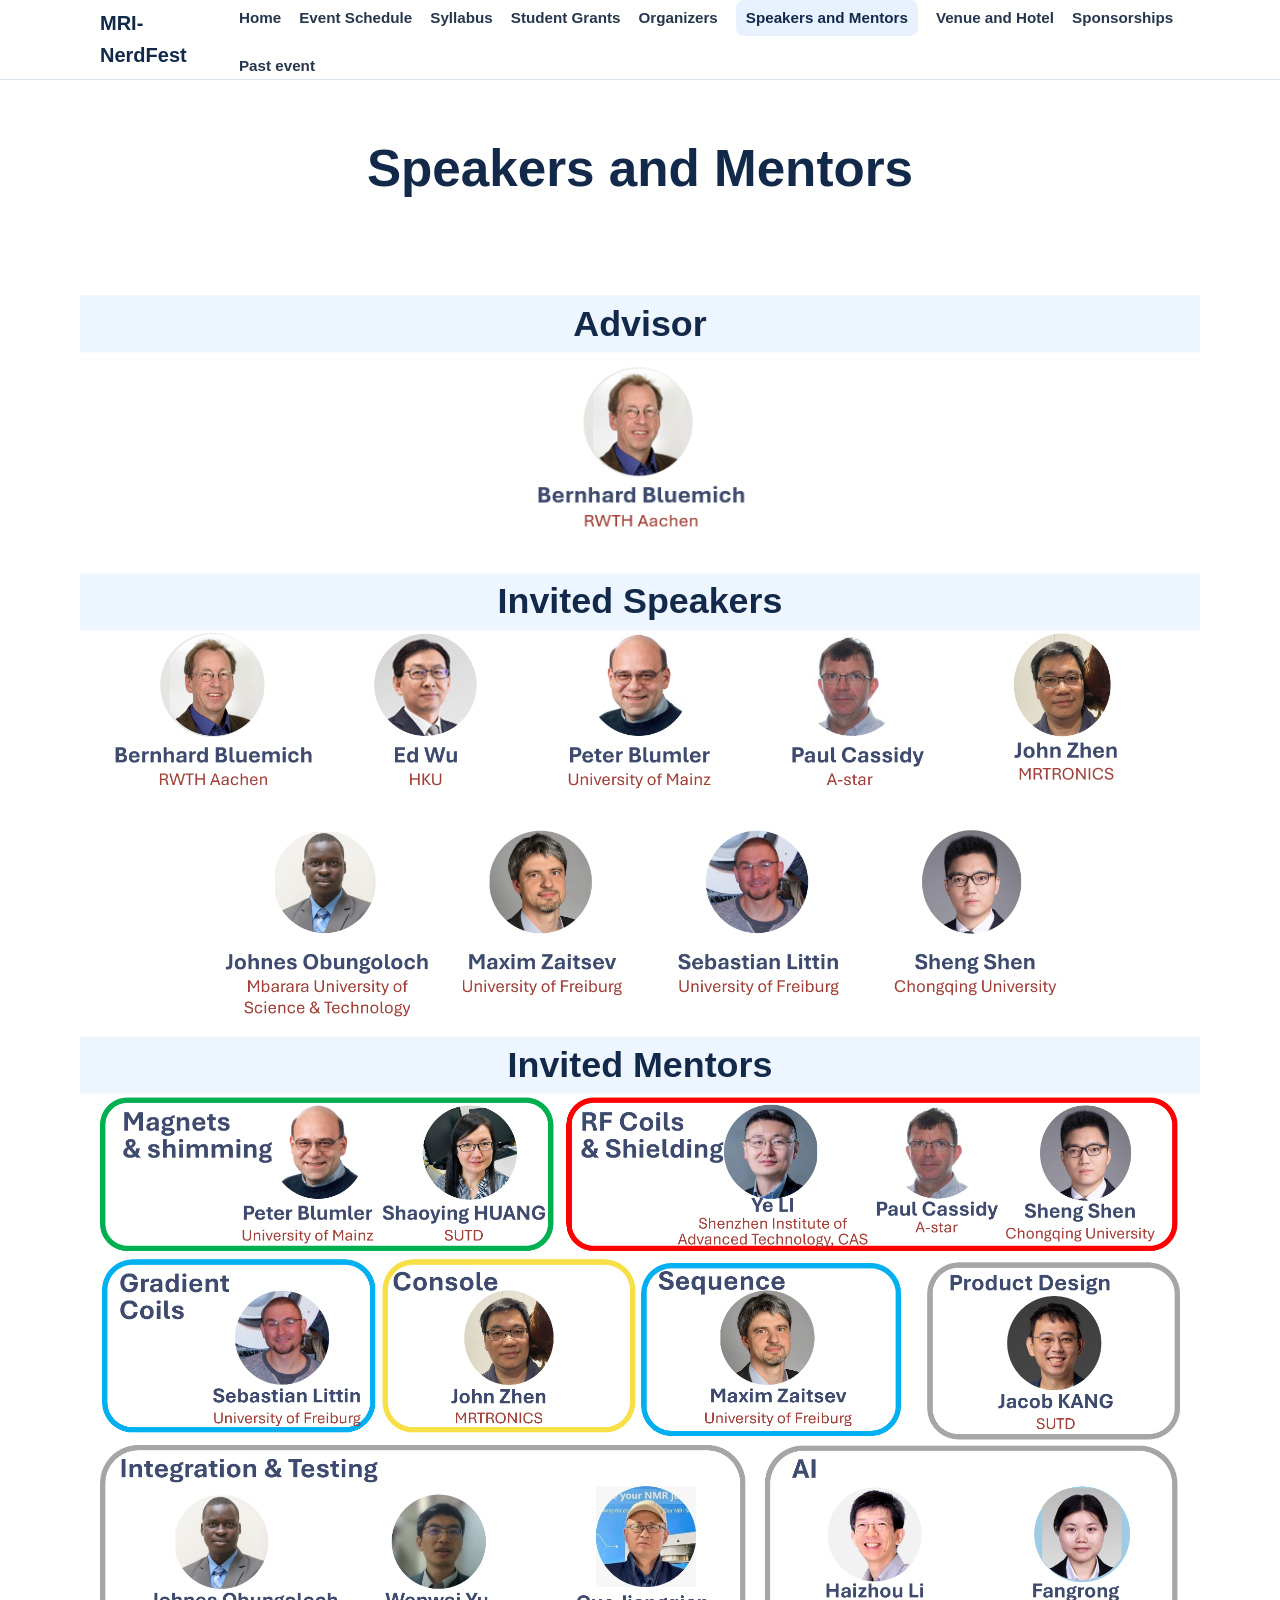
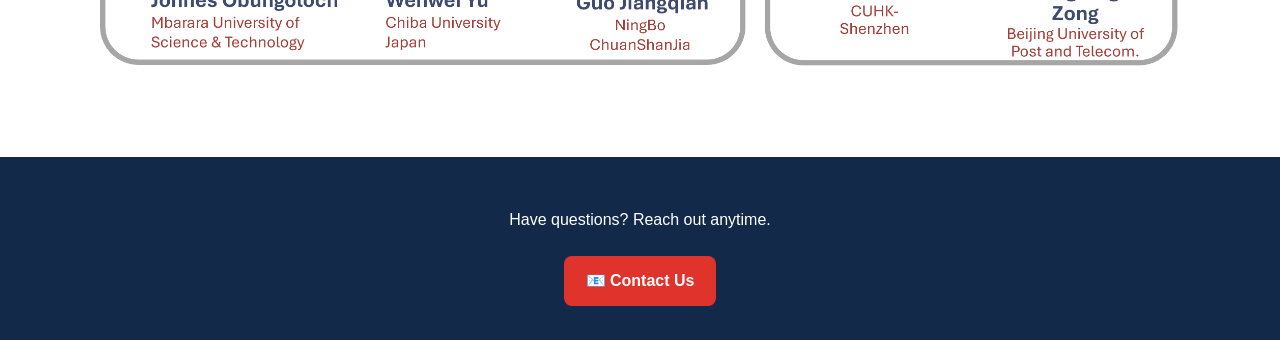
<file: speakers-and-mentors.html>
<!doctype html><html lang="en"><head><meta charset="utf-8"><meta name="viewport" content="width=device-width, initial-scale=1"><title>Speakers and Mentors | MRI NerdFest</title><meta name="description" content="MRI NerdFest static website"><link rel="stylesheet" href="style.css"></head><body>
<div id="header"></div>
<main>
<section class="page-hero"><div class="container"><h1>Speakers and Mentors</h1></div></section><section class="section"><div class="container grid">
<div class="card image-card advisor-card"><h2>Advisor</h2><div class="advisor-img-frame"><img src="images/advisor.png" width="1128" height="189" alt="Advisor"></div></div>
<div class="card image-card"><h2>Invited Speakers</h2><img src="images/speakers.png" alt="Invited speakers"></div>
<div class="card image-card"><h2>Invited Mentors</h2><img src="images/mentors.png" alt="Invited mentors"></div>
</div></section>
</main>









<div id="footer"></div>
<script src="script.js"></script>
<script>
loadComponent("header", "header.html");
loadComponent("footer", "footer.html");
</script>
</body></html>
</file>
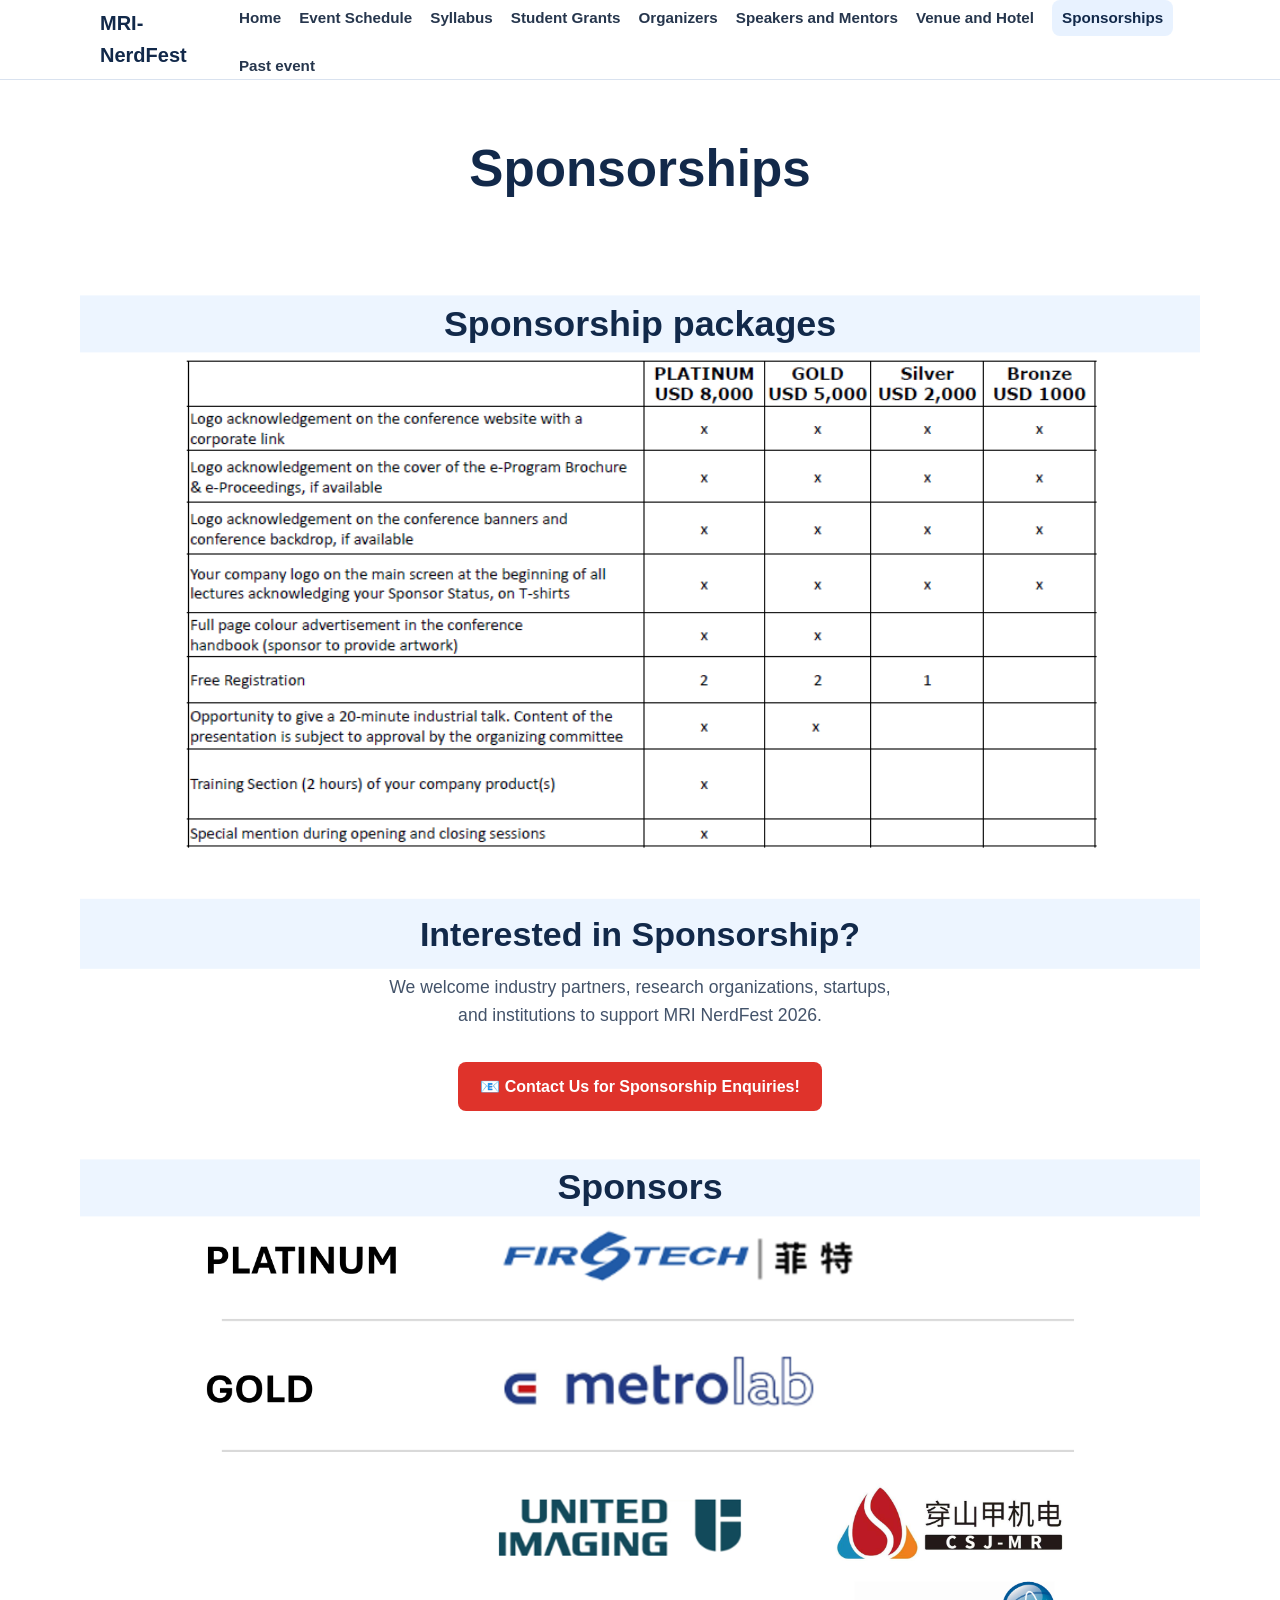
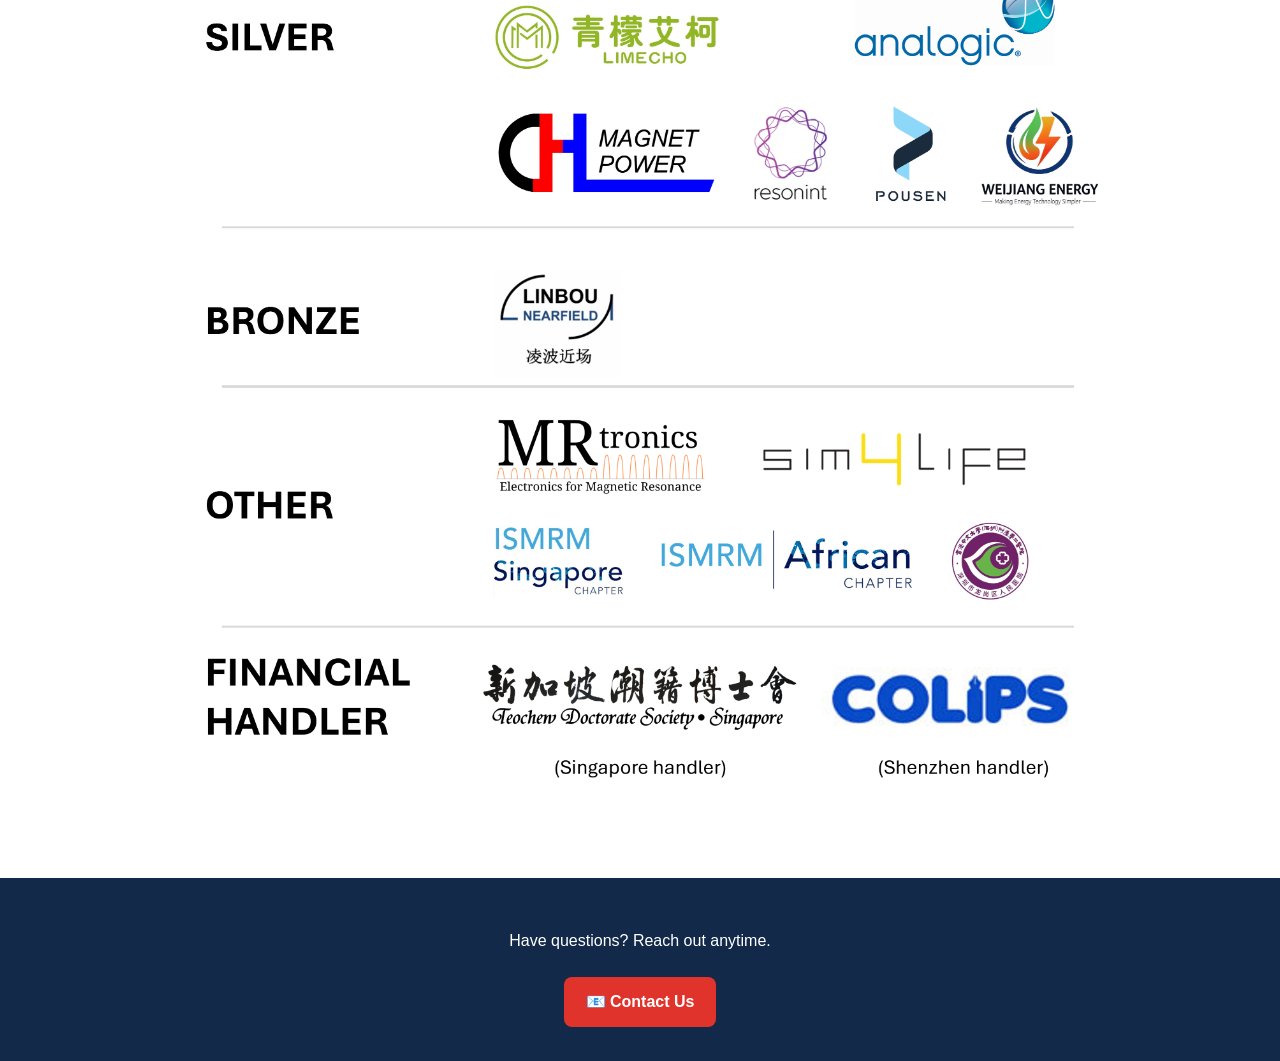
<file: sponsorships.html>
<!doctype html><html lang="en"><head><meta charset="utf-8"><meta name="viewport" content="width=device-width, initial-scale=1"><title>Sponsorships | MRI NerdFest</title><meta name="description" content="MRI NerdFest static website"><link rel="stylesheet" href="style.css"></head>

<body>

<div id="header"></div>
<main>

<section class="page-hero"><div class="container"><h1>Sponsorships</h1></div></section>

<section class="section"><div class="container grid sponsorship-gallery">

<div class="card image-card"><h2>Sponsorship packages</h2><img src="images/sponsorships.png" alt="Sponsorship table"></div>

<div class="card sponsor-interest">
  <div class="sponsor-contact-box">
    <h2>Interested in Sponsorship?</h2>
    <p>
      We welcome industry partners, research organizations,
      startups, and institutions to support MRI NerdFest 2026.
    </p>
    <a href="mailto:contact@mrinerdfest.org" class="footer-email-btn">
      📧 Contact Us for Sponsorship Enquiries!
    </a>
  </div>
</div>


<div class="card image-card"><h2>Sponsors</h2><img src="images/sponsors.png" height=10% alt="sponsors"></div>


</div></section>

</main>





<div id="footer"></div>
<script src="script.js"></script>
<script>
loadComponent("header", "header.html");
loadComponent("footer", "footer.html");
</script>
</body></html>
</file>
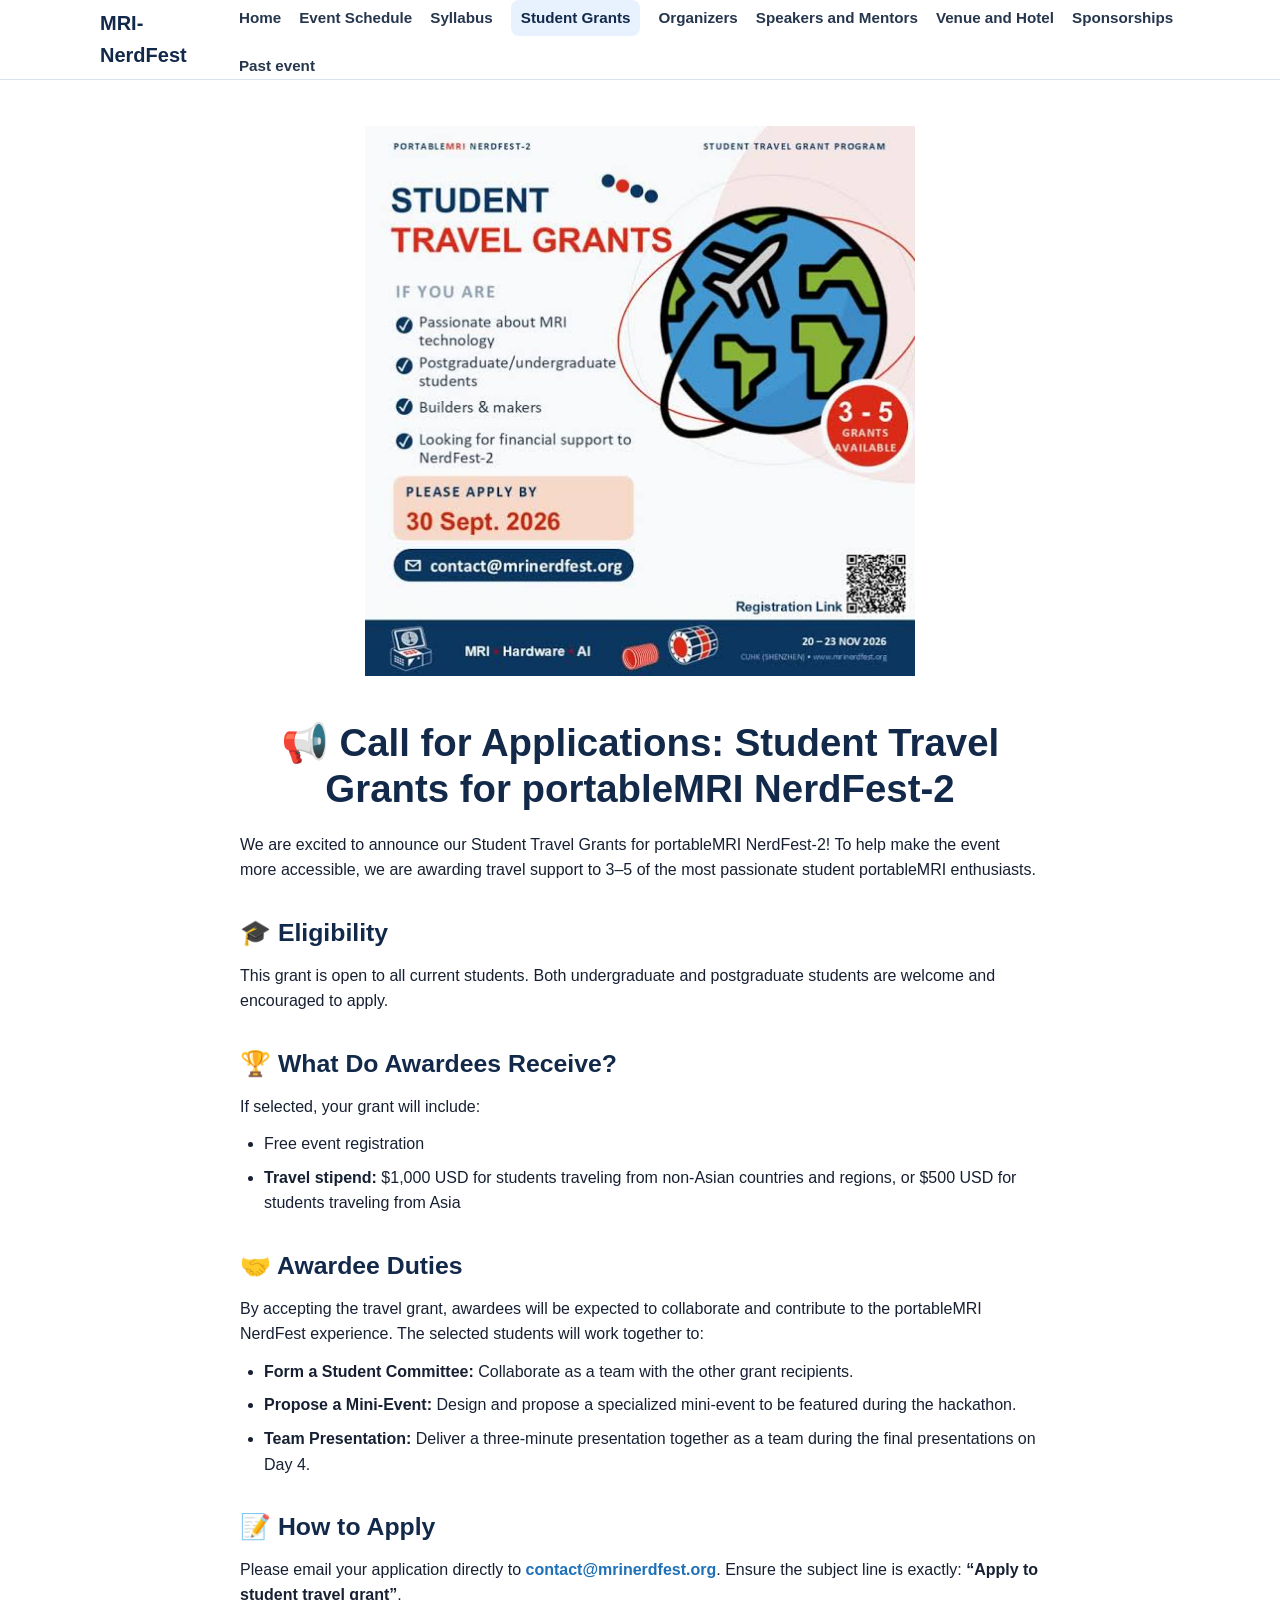
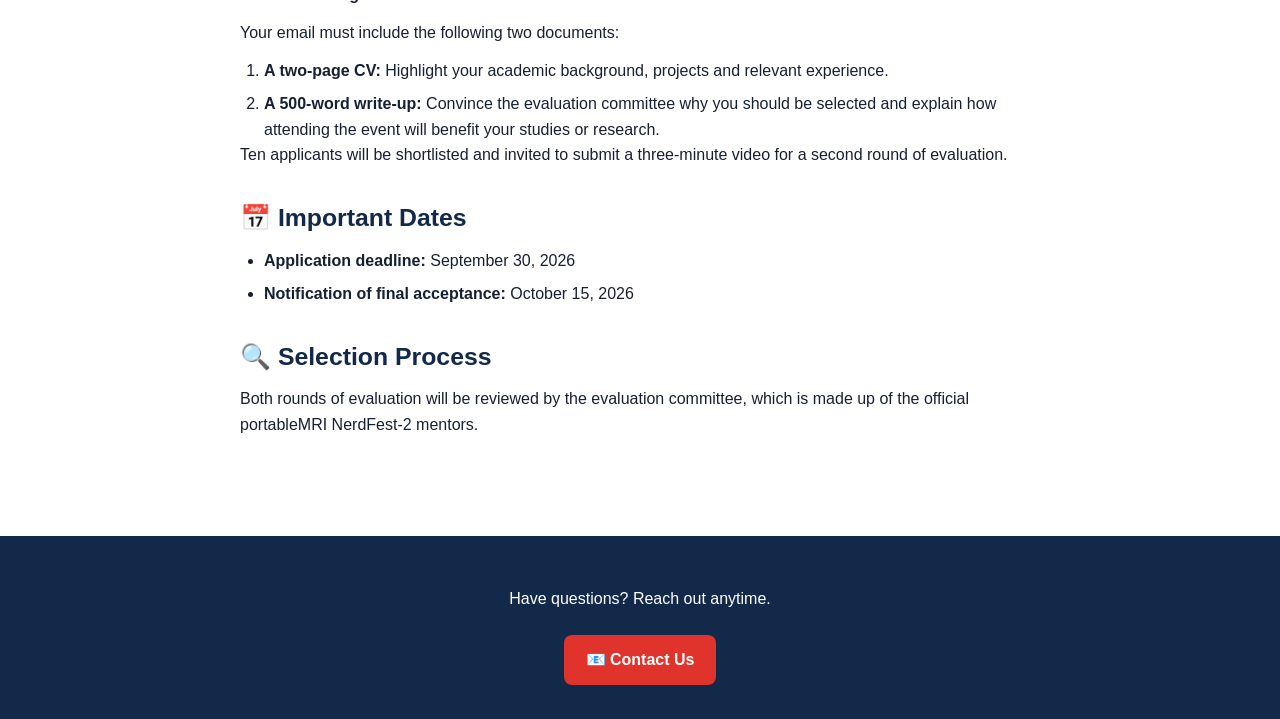
<file: student-grants.html>
<!doctype html>
<html lang="en">
<head>
<meta charset="utf-8">
<meta name="viewport" content="width=device-width, initial-scale=1">
<title>Student Travel Grants | MRI NerdFest</title>
<meta name="description" content="MRI NerdFest student travel grant application information">
<link rel="stylesheet" href="style.css">
</head>
<body>
<div id="header"></div>

<main>
<section class="section">
<div class="container">
<img class="student-grant-image" src="images/student_grant.jpg" width="554" height="554" alt="MRI NerdFest student travel grant application information">

<article class="student-grant-content">
<h1>📢 Call for Applications: Student Travel Grants for portableMRI NerdFest-2</h1>
<p>We are excited to announce our Student Travel Grants for portableMRI NerdFest-2! To help make the event more accessible, we are awarding travel support to 3–5 of the most passionate student portableMRI enthusiasts.</p>

<section>
<h2>🎓 Eligibility</h2>
<p>This grant is open to all current students. Both undergraduate and postgraduate students are welcome and encouraged to apply.</p>
</section>

<section>
<h2>🏆 What Do Awardees Receive?</h2>
<p>If selected, your grant will include:</p>
<ul>
<li>Free event registration</li>
<li><strong>Travel stipend:</strong> $1,000 USD for students traveling from non-Asian countries and regions, or $500 USD for students traveling from Asia</li>
</ul>
</section>

<section>
<h2>🤝 Awardee Duties</h2>
<p>By accepting the travel grant, awardees will be expected to collaborate and contribute to the portableMRI NerdFest experience. The selected students will work together to:</p>
<ul>
<li><strong>Form a Student Committee:</strong> Collaborate as a team with the other grant recipients.</li>
<li><strong>Propose a Mini-Event:</strong> Design and propose a specialized mini-event to be featured during the hackathon.</li>
<li><strong>Team Presentation:</strong> Deliver a three-minute presentation together as a team during the final presentations on Day 4.</li>
</ul>
</section>

<section>
<h2>📝 How to Apply</h2>
<p>Please email your application directly to <a href="mailto:contact@mrinerdfest.org?subject=Apply%20to%20student%20travel%20grant"><strong>contact@mrinerdfest.org</strong></a>. Ensure the subject line is exactly: <strong>“Apply to student travel grant”</strong>.</p>
<p>Your email must include the following two documents:</p>
<ol>
<li><strong>A two-page CV:</strong> Highlight your academic background, projects and relevant experience.</li>
<li><strong>A 500-word write-up:</strong> Convince the evaluation committee why you should be selected and explain how attending the event will benefit your studies or research.</li>
</ol>
<p>Ten applicants will be shortlisted and invited to submit a three-minute video for a second round of evaluation.</p>
</section>

<section>
<h2>📅 Important Dates</h2>
<ul>
<li><strong>Application deadline:</strong> September 30, 2026</li>
<li><strong>Notification of final acceptance:</strong> October 15, 2026</li>
</ul>
</section>

<section>
<h2>🔍 Selection Process</h2>
<p>Both rounds of evaluation will be reviewed by the evaluation committee, which is made up of the official portableMRI NerdFest-2 mentors.</p>
</section>
</article>
</div>
</section>
</main>

<div id="footer"></div>
<script src="script.js"></script>
<script>
loadComponent("header", "header.html");
loadComponent("footer", "footer.html");
</script>
</body>
</html>
</file>
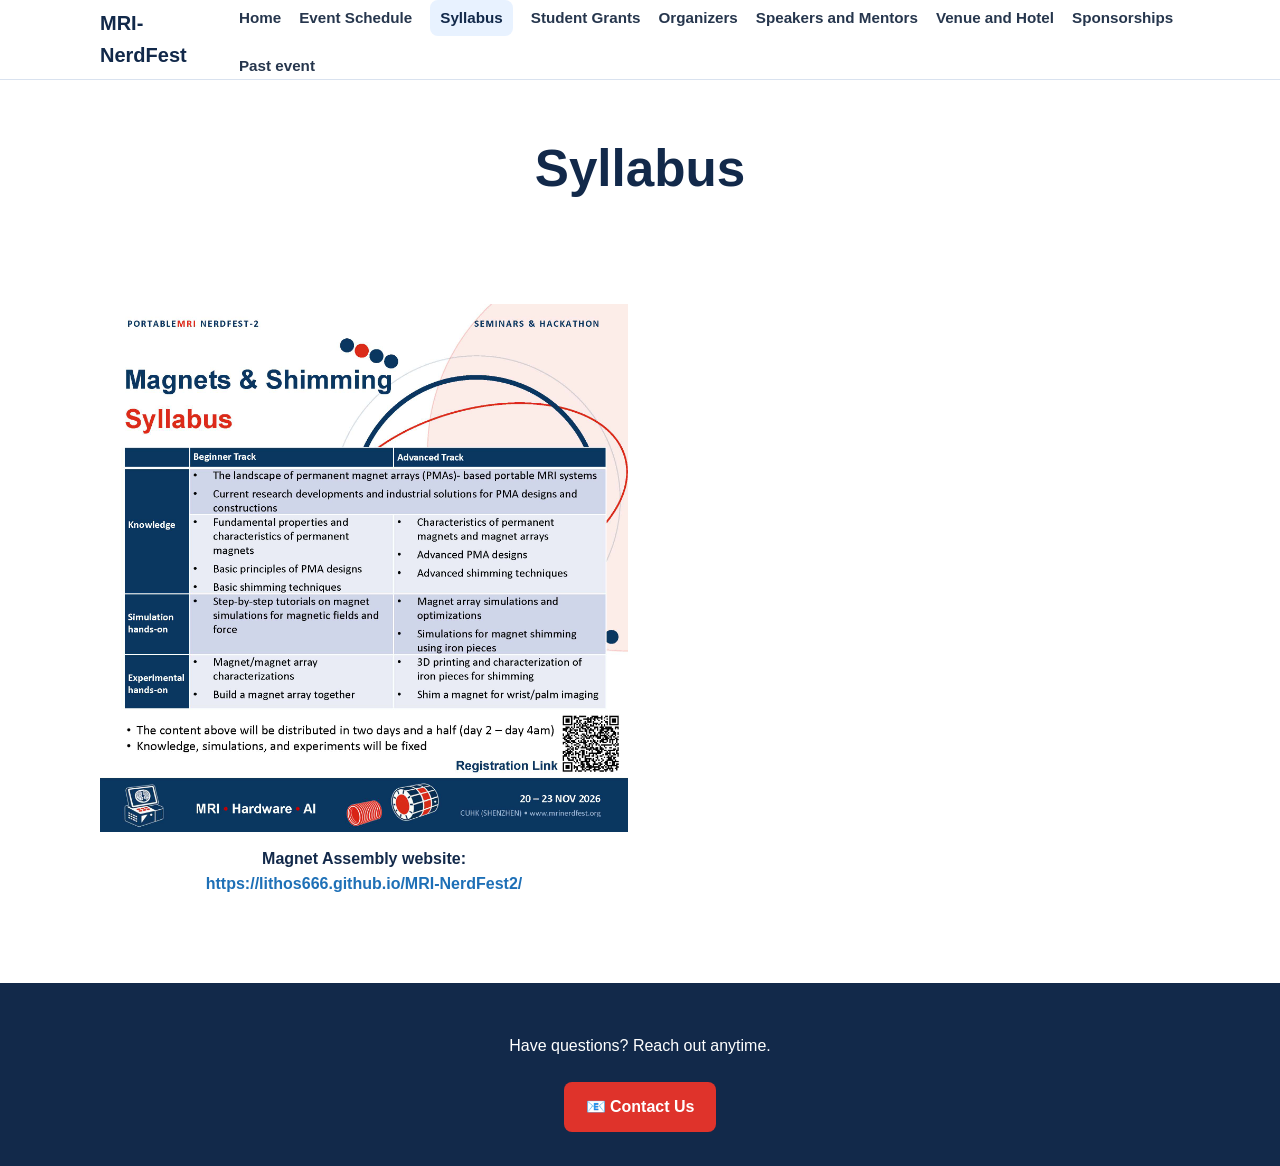
<file: syllabus.html>
<!doctype html>
<html lang="en">
<head>
<meta charset="utf-8">
<meta name="viewport" content="width=device-width, initial-scale=1">
<title>Syllabus | MRI NerdFest</title>
<meta name="description" content="MRI NerdFest syllabus">
<link rel="stylesheet" href="style.css">
</head>
<body>
<div id="header"></div>

<main>
<section class="page-hero">
<div class="container"><h1>Syllabus</h1></div>
</section>
<section class="section">
<div class="container">
<div id="syllabus-gallery" class="syllabus-gallery"></div>
</div>
</section>
</main>

<div id="footer"></div>
<script src="script.js"></script>
<script src="syllabus.js"></script>
<script>
loadComponent("header", "header.html");
loadComponent("footer", "footer.html");
</script>
</body>
</html>
</file>
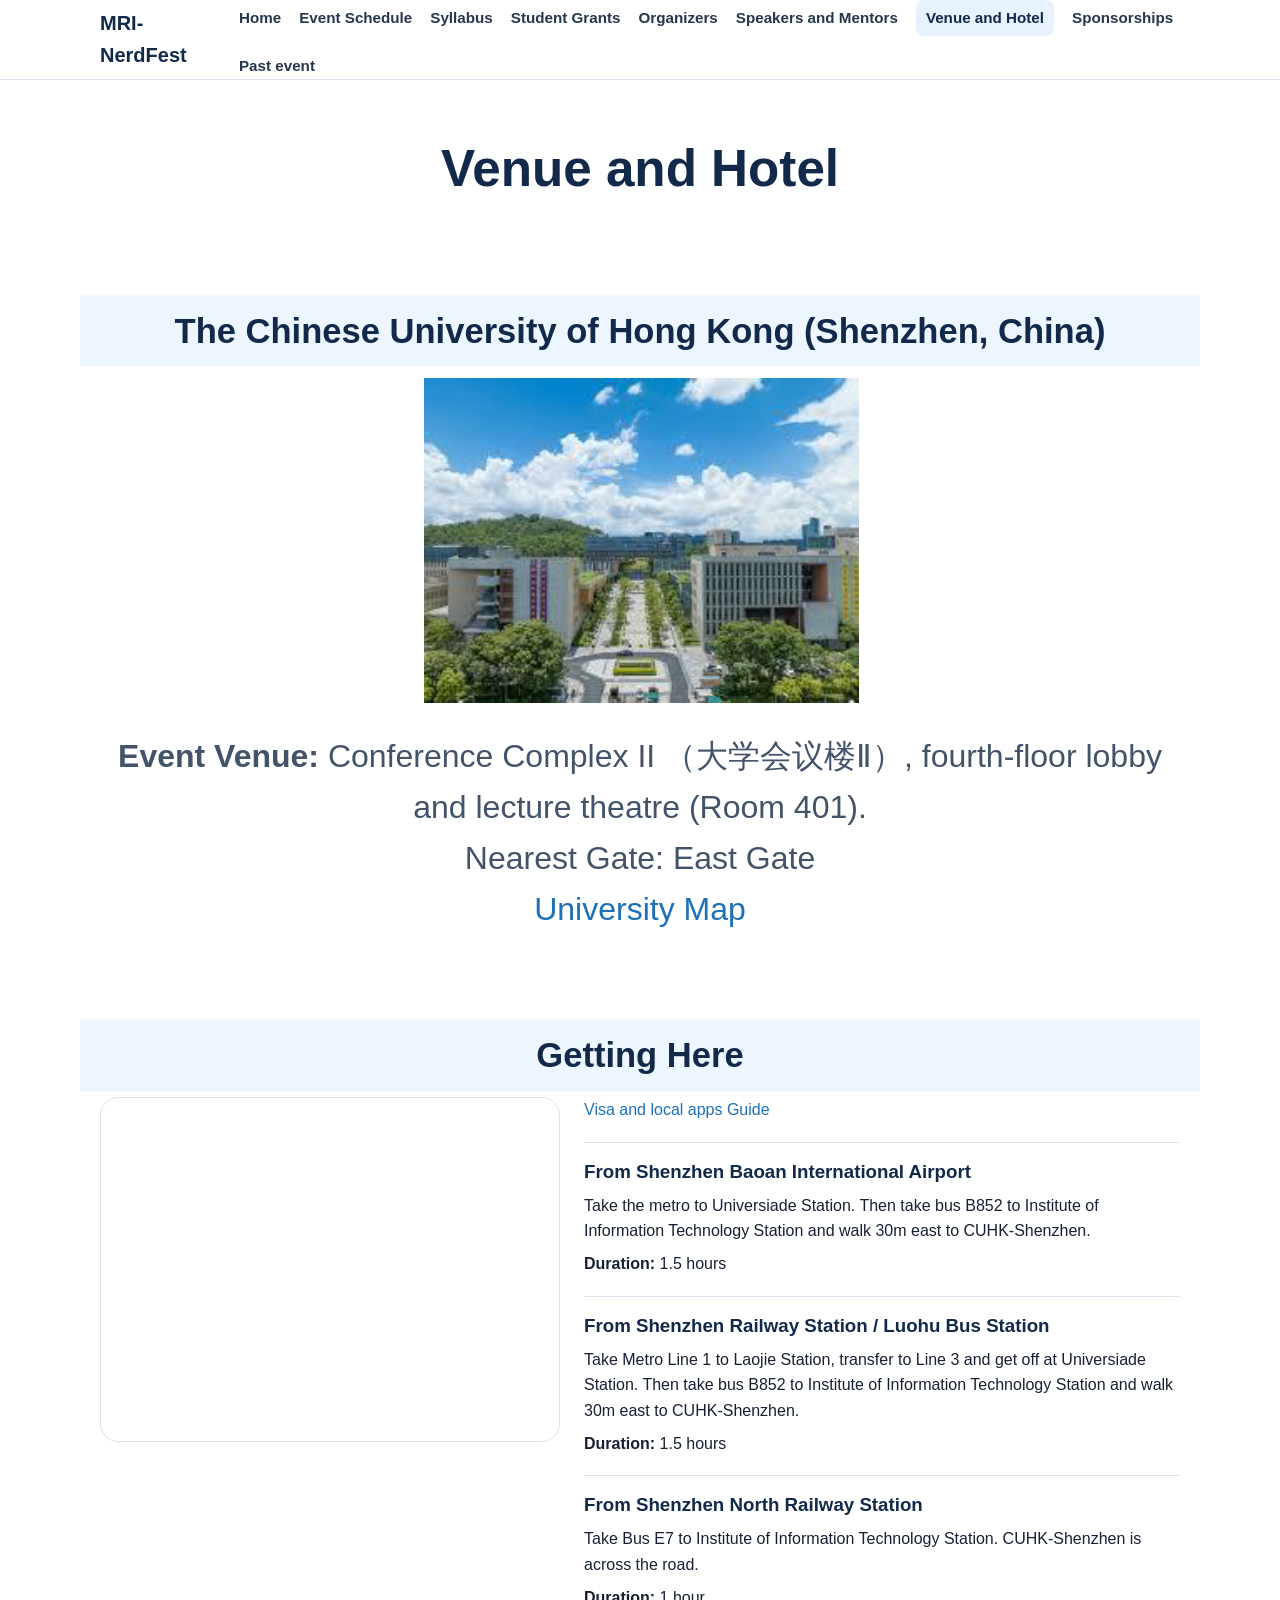
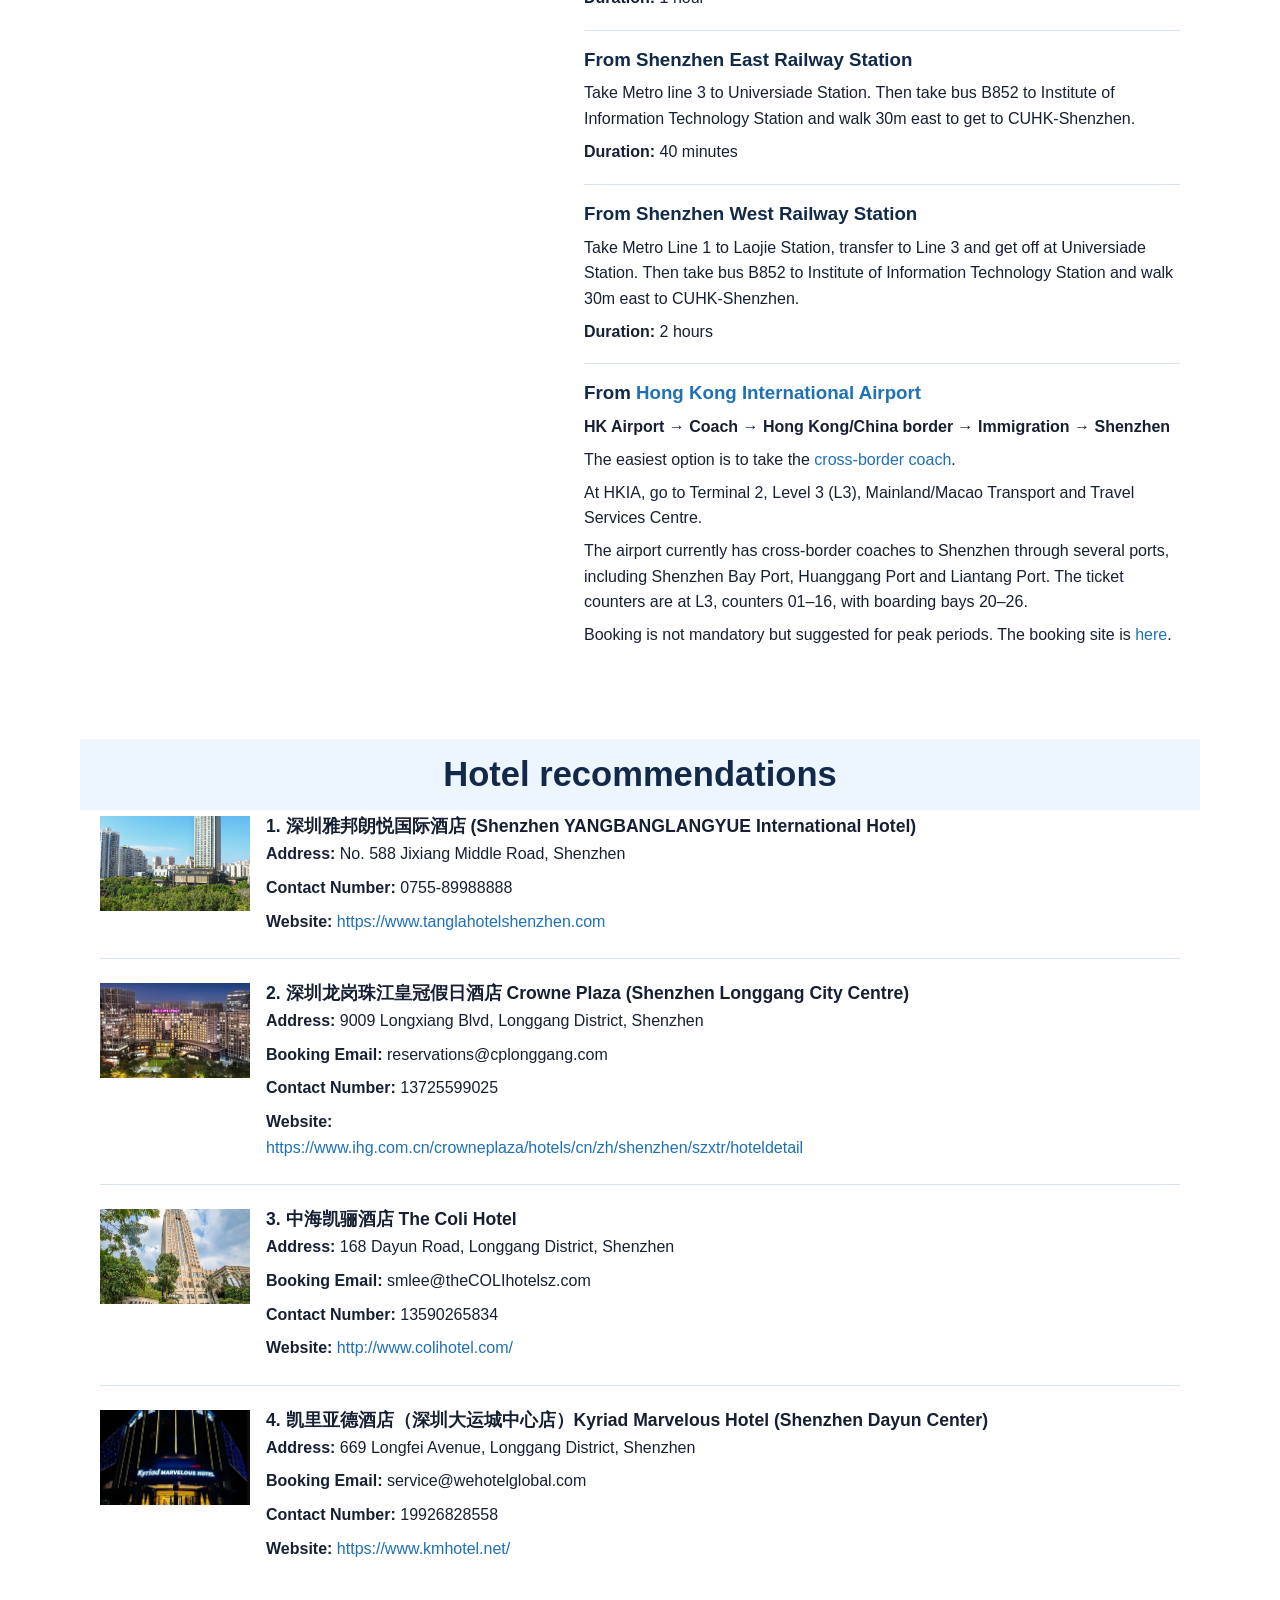
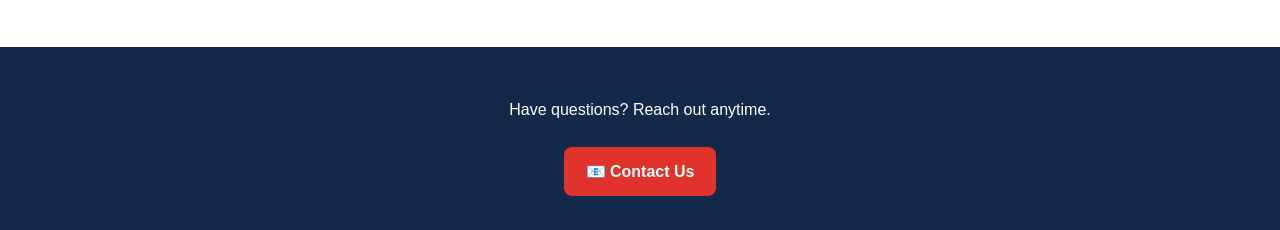
<file: venue-and-hotel.html>
<!doctype html><html lang="en"><head><meta charset="utf-8"><meta name="viewport" content="width=device-width, initial-scale=1"><title>Venue and Hotel | MRI NerdFest</title><meta name="description" content="MRI NerdFest static website"><link rel="stylesheet" href="style.css"></head><body>
<div id="header"></div>
<main><section class="page-hero"><div class="container"><h1>Venue and Hotel</h1></div></section>
<section class="section"><div class="container"><h2>The Chinese University of Hong Kong (Shenzhen, China)</h2><div class="card image-card"><img src="images/venue.png" alt="CUHK-Shenzhen campus"></div>
<p class="venue-details"><strong>Event Venue:</strong> Conference Complex II （大学会议楼Ⅱ）, fourth-floor lobby and lecture theatre (Room 401).
<br>Nearest Gate: East Gate
<br>
<a href="https://www.cuhk.edu.cn/en/page/4908" target="_blank" rel="noopener noreferrer">
  University Map
</a></p>
</div></section>


<section class="section"><div class="container"><h2>Getting Here</h2>

<div class="getting-here-layout">
<div class="map-embed getting-here-map">
<iframe src="https://www.google.com/maps/embed?pb=!1m14!1m8!1m3!1d14724.450490387384!2d114.20856168786628!3d22.686851028000614!3m2!1i1024!2i768!4f13.1!3m3!1m2!1s0x3404769e8e03db83%3A0x72bee586ac015803!2sThe%20Chinese%20University%20of%20Hong%20Kong!5e0!3m2!1sen!2sus!4v1779567039904!5m2!1sen!2sus" title="Map: The Chinese University of Hong Kong (Shenzhen)" allowfullscreen="" loading="lazy" referrerpolicy="no-referrer-when-downgrade"></iframe>
</div>

<div class="getting-directions">
<div><p><a href="https://sutdapac-my.sharepoint.com/:b:/g/personal/huangshaoying_sutd_edu_sg/IQDHQNIQT7hFTZTrQMx8zdpEAbS3WnQggVtVy-atAe05-2Q?e=7zFvKH" target="_blank" rel="noopener noreferrer">Visa and local apps Guide</a></p></div>
<div><h3>From Shenzhen Baoan International Airport</h3><p>Take the metro to Universiade Station. Then take bus B852 to Institute of Information Technology Station and walk 30m east to CUHK-Shenzhen.</p><p><strong>Duration:</strong> 1.5 hours</p></div>
<div><h3>From Shenzhen Railway Station / Luohu Bus Station</h3><p>Take Metro Line 1 to Laojie Station, transfer to Line 3 and get off at Universiade Station. Then take bus B852 to Institute of Information Technology Station and walk 30m east to CUHK-Shenzhen.</p><p><strong>Duration:</strong> 1.5 hours</p></div>
<div><h3>From Shenzhen North Railway Station</h3><p>Take Bus E7 to Institute of Information Technology Station. CUHK-Shenzhen is across the road.</p><p><strong>Duration:</strong> 1 hour</p></div>
<div><h3>From Shenzhen East Railway Station</h3><p>Take Metro line 3 to Universiade Station. Then take bus B852 to Institute of Information Technology Station and walk 30m east to get to CUHK-Shenzhen.</p><p><strong>Duration:</strong> 40 minutes</p></div>
<div><h3>From Shenzhen West Railway Station</h3><p>Take Metro Line 1 to Laojie Station, transfer to Line 3 and get off at Universiade Station. Then take bus B852 to Institute of Information Technology Station and walk 30m east to CUHK-Shenzhen.</p><p><strong>Duration:</strong> 2 hours</p></div>
<div><h3>From <a href="https://www.hongkongairport.com/" target="_blank" rel="noopener noreferrer">Hong Kong International Airport</a></h3><p><strong>HK Airport → Coach → Hong Kong/China border → Immigration → Shenzhen</strong></p><p>The easiest option is to take the <a href="https://www.hongkongairport.com/en/transport/mainland-connection/mainland-coaches/?locale=chi%E9%80%99%E6%98%AF%E9%A6%99%E6%B8%AF%E6%A9%9F%E5%A0%B4%E8%BD%89%E5%BE%80%E5%85%A7%E5%9C%B0%E7%9A%84%E4%BA%A4%E9%80%9A%E7%B6%B2%E7%AB%99%E4%BE%9B%E4%BD%A0%E5%8F%83%E8%80%83" target="_blank" rel="noopener noreferrer">cross-border coach</a>.</p><p>At HKIA, go to Terminal 2, Level 3 (L3), Mainland/Macao Transport and Travel Services Centre.</p><p>The airport currently has cross-border coaches to Shenzhen through several ports, including Shenzhen Bay Port, Huanggang Port and Liantang Port. The ticket counters are at L3, counters 01–16, with boarding bays 20–26.</p><p>Booking is not mandatory but suggested for peak periods. The booking site is <a href="https://hkctsbus.gobybus.hk/bus/en/?currency=HKD" target="_blank" rel="noopener noreferrer">here</a>.</p></div>
</div>
</div></div></section>



<section class="section"><div class="container"><h2>Hotel recommendations</h2>

    <div class="hotel">

      <img src="images/hotel1.jpg" alt="Shenzhen YANGBANGLANGYUE International Hotel">

      <div>
        <h3>1. 深圳雅邦朗悦国际酒店 (Shenzhen YANGBANGLANGYUE International Hotel)</h3>
        <p><strong>Address:</strong> No. 588 Jixiang Middle Road, Shenzhen</p>
        <p><strong>Contact Number:</strong> 0755-89988888</p>
        <p><strong>Website:</strong> <a href="https://www.tanglahotelshenzhen.com" target="_blank">https://www.tanglahotelshenzhen.com</a></p>
      </div>

    </div>

    <div class="hotel">

      <img src="images/hotel2.jpg" alt="Crowne Plaza Shenzhen Longgang City Centre">

      <div>
        <h3>2. 深圳龙岗珠江皇冠假日酒店 Crowne Plaza (Shenzhen Longgang City Centre)</h3>
        <p><strong>Address:</strong> 9009 Longxiang Blvd, Longgang District, Shenzhen</p>
        <p><strong>Booking Email:</strong> reservations@cplonggang.com</p>
        <p><strong>Contact Number:</strong> 13725599025</p>
        <p><strong>Website:</strong> <a href="https://www.ihg.com.cn/crowneplaza/hotels/cn/zh/shenzhen/szxtr/hoteldetail" target="_blank">https://www.ihg.com.cn/crowneplaza/hotels/cn/zh/shenzhen/szxtr/hoteldetail</a></p>
      </div>

    </div>

    <div class="hotel">

      <img src="images/hotel3.png" alt="The Coli Hotel">

      <div>
        <h3>3. 中海凯骊酒店 The Coli Hotel</h3>
        <p><strong>Address:</strong> 168 Dayun Road, Longgang District, Shenzhen</p>
        <p><strong>Booking Email:</strong> smlee@theCOLIhotelsz.com</p>
        <p><strong>Contact Number:</strong> 13590265834</p>
        <p><strong>Website:</strong> <a href="http://www.colihotel.com/" target="_blank">http://www.colihotel.com/</a></p>
      </div>

    </div>

    <div class="hotel">

      <img src="images/hotel4.png" alt="Kyriad Marvelous Hotel Shenzhen Dayun Center">

      <div>
        <h3>4. 凯里亚德酒店（深圳大运城中心店）Kyriad Marvelous Hotel (Shenzhen Dayun Center)</h3>
        <p><strong>Address:</strong> 669 Longfei Avenue, Longgang District, Shenzhen</p>
        <p><strong>Booking Email:</strong> service@wehotelglobal.com</p>
        <p><strong>Contact Number:</strong> 19926828558</p>
        <p><strong>Website:</strong> <a href="https://www.kmhotel.net/" target="_blank">https://www.kmhotel.net/</a></p>
      </div>

    </div>

</div></section></main>









<div id="footer"></div>
<script src="script.js"></script>
<script>
loadComponent("header", "header.html");
loadComponent("footer", "footer.html");
</script>
</body></html>
</file>
<file: style.css>
/* Typography: one family (--font-sans), scale (--text-*), weights (--weight-*). */
/* Colors: white (--card), blue (--navy/--blue/--sky-*), red (--red/--red-tint). */

:root{
  --navy:#12294a;
  --red:#df332b;
  --red-dark:#c42b24;
  --red-tint:#ffeceb;
  --sky:#eaf4ff;
  --sky-stat:#e8f2ff;
  --sky-panel:#edf5ff;
  --sky-hero:#eef6ff;
  --blue:#1e70b7;
  --blue-panel:#dfeaf4;
  --blue-link-bg:#d7e4ef;
  --blue-link-bg-hover:#cddcea;
  --blue-link-border:#b9c9d8;
  --muted:#607086;
  --text:#172033;
  --text-secondary:#43536a;
  --ink:#26364d;
  --bg:#ffffff;
  --card:#fff;
  --line:#d9e2ef;
  --row-line:#eef2f7;
  --section-header-bg:#edf5ff;
  --shadow-navy:rgba(18,41,74,.14);
  --shadow-navy-soft:rgba(18,41,74,.06);
  --overlay:rgba(18,41,74,.5);

  --font-sans:Arial,Helvetica,sans-serif;
  --text-xs:0.82rem;
  --text-sm:0.92rem;
  --text-base:1rem;
  --text-md:1.1rem;
  --text-lg:1.15rem;
  --text-xl:1.25rem;
  --text-2xl:1.75rem;
  --text-3xl:2.125rem;
  --text-stat:2.3rem;
  --text-nav:0.95rem;

  --leading-tight:1.2;
  --leading-snug:1.35;
  --leading-normal:1.6;

  --weight-normal:400;
  --weight-semibold:600;
  --weight-bold:700;
  --weight-extrabold:800;
  --weight-black:900;

  --space-section:46px;
  --space-page-hero:48px;
  --space-hero-top:62px;
  --space-hero-bottom:36px;
  --space-hotel:24px;

  --advisor-img-w:1128;
  --advisor-img-h:220;
}

*{box-sizing:border-box}
html{scroll-behavior:smooth}
body{
  margin:0;
  font-family:var(--font-sans);
  font-size:var(--text-base);
  font-weight:var(--weight-normal);
  color:var(--text);
  background:var(--bg);
  line-height:var(--leading-normal);
}
h1,h2,h3{font-family:var(--font-sans)}
h1{
  text-align:center;
  background:var(--card);
}
h2 {
  position: relative;
  z-index: 0;
  display: block;
  text-align: center;
}

h2::before {
  content: "";
  position: absolute;
  z-index: -1;
  top: 50%;
  left: 50%;
  transform: translate(-50%, -50%);
  width: calc(100vw - 40px);
  max-width: 1120px;
  height: calc(100% + 16px);
  background: var(--section-header-bg);
}
html,
body {
  width: 100%;
  max-width: 100%;
  overflow-x: hidden;
}
.text-red{color:var(--red)}
.text-navy{color:var(--navy)}
a{color:var(--blue);text-decoration:none}
a:hover{text-decoration:underline}
.container{max-width:1120px;margin:0 auto;padding:0 20px}
.topbar{position:sticky;top:0;z-index:20;background:rgba(255,255,255,.95);backdrop-filter:blur(10px);border-bottom:1px solid var(--line)}
.nav{display:flex;align-items:center;justify-content:space-between;gap:20px;min-height:74px}
.brand{display:flex;align-items:center;gap:12px;font-weight:var(--weight-extrabold);color:var(--navy);font-size:var(--text-xl)}
.brand-mark{width:42px;height:42px;border-radius:12px;background:linear-gradient(135deg,var(--navy),var(--blue));display:grid;place-items:center;color:var(--card);font-weight:900}
.navlinks{display:flex;gap:18px;align-items:center;flex-wrap:wrap}.navlinks a{color:var(--ink);font-weight:var(--weight-bold);font-size:var(--text-nav)}
.menu-btn{display:none;background:var(--navy);color:var(--card);border:0;border-radius:10px;padding:9px 12px}
.hero{padding:var(--space-hero-top) 0 var(--space-hero-bottom);background:linear-gradient(135deg,var(--sky-hero) 0%,var(--card) 58%,var(--red-tint) 100%)}
.home-hero{background:var(--section-header-bg)}
.home-hero h1{background:var(--section-header-bg)}
.home-hero .hero-img{
  border:0;
  box-shadow:none;
  background:transparent;
}
.hero-grid{display:grid;grid-template-columns:1.08fr .92fr;gap:36px;align-items:center}
.eyebrow{display:inline-flex;gap:8px;align-items:center;color:var(--red);font-weight:var(--weight-extrabold);letter-spacing:.04em;text-transform:uppercase;font-size:var(--text-xs)}
.hero h1{font-size:clamp(2.4rem,5vw,4.7rem);line-height:1.02;margin:.45rem 0;font-weight:var(--weight-extrabold)}
.lead{font-size:var(--text-lg);color:var(--text-secondary);max-width:70ch;line-height:1.7}
.prose{max-width:65ch}
.meta{color:var(--text-secondary);font-size:var(--text-base);line-height:var(--leading-normal);max-width:65ch;margin-top:1rem}
.meta p{margin:.35rem 0}
.cta-row{display:flex;gap:12px;flex-wrap:wrap;margin-top:24px}.btn{display:inline-flex;align-items:center;justify-content:center;border-radius:10px;padding:11px 16px;font-weight:var(--weight-bold);font-size:var(--text-base);border:1.5px solid var(--navy)}
.btn.primary{background:var(--navy);color:var(--card)}.btn.secondary{background:var(--card);color:var(--navy)}
.btn.is-disabled{pointer-events:none;cursor:default;opacity:.7;color:var(--muted);border-color:var(--line);background:var(--bg)}
.registration-closed{
  flex:1 1 100%;
  margin:0;
  padding:14px 16px;
  color:var(--navy);
  background:var(--red-tint);
  border-left:4px solid var(--red);
  border-radius:10px;
  font-weight:var(--weight-semibold);
  line-height:var(--leading-normal);
}
a:focus-visible,button:focus-visible,.btn:focus-visible{outline:3px solid var(--blue);outline-offset:2px}
.footer a:focus-visible,.footer-email-btn:focus-visible,.menu-btn:focus-visible{outline-color:var(--card)}
.navlinks a.is-active,.navlinks a[aria-current="page"]{color:var(--navy);text-decoration:none;background:var(--sky-stat);border-radius:8px;padding:6px 10px}
.navlinks a.is-active:hover,.navlinks a[aria-current="page"]:hover{text-decoration:none}
.hero-img,.wide-img{width:100%;border-radius:24px;box-shadow:0 18px 45px var(--shadow-navy);border:1px solid var(--line);background:var(--card)}
.section{padding:var(--space-section) 0;background:var(--card)}.section h2{font-size:clamp(1.7rem,2.7vw,2.25rem);font-weight:var(--weight-extrabold);color:var(--navy);margin:0 0 14px;display:block;text-align:center}
.home-gallery img{width:100%;display:block;border-radius:12px}
/* Home page: make the two side-by-side photos share the same displayed height */
.container.grid.cols-2.home-gallery img{
  height:clamp(220px,28vw,340px);
  object-fit:cover; /* preserves aspect ratio; crops only if necessary */
}
.section-title{display:flex;align-items:end;justify-content:space-between;gap:20px;margin-bottom:18px}
.muted{color:var(--muted)}.grid{display:grid;gap:16px}.grid.cols-3{grid-template-columns:repeat(3,1fr)}
.grid.cols-2{grid-template-columns:repeat(2,1fr)}.card{background:var(--card);border:1px solid var(--line);border-radius:14px;padding:20px;box-shadow:0 2px 10px var(--shadow-navy-soft)}
.card h2{margin:0 0 10px;color:var(--navy);font-size:clamp(1.3rem,2.2vw,1.7rem);font-weight:var(--weight-extrabold)}
.card.image-card h2{font-size:clamp(1.54rem,2.8vw,2.52rem);line-height:1.15}
.card h3{margin:0 0 10px;color:var(--navy);font-size:clamp(1.05rem,1.9vw,1.25rem);font-weight:var(--weight-bold)}
.card p{max-width:70ch;line-height:1.7}
.list{margin:0;padding-left:20px}
.list li{margin:8px 0}
.vision-list{display:grid;grid-template-columns:repeat(3,1fr);gap:22px}
.vision-list > div{padding:0}
.vision-list h3{margin:0 0 8px;color:var(--navy);font-size:clamp(1.05rem,1.9vw,1.25rem)}
.offer-role .card{
  border:0;
  box-shadow:none;
  background:transparent;
  padding:0;
}
.card.image-card{
  background:transparent;
  border:0;
  box-shadow:none;
  padding:0;
}
.vision-section h3 {
  color: #8b0000;
    font-size: 1.4rem;
}
.stats{grid-template-columns:repeat(6,1fr)}
.stat{
  text-align:center;
  background:var(--sky-stat);
  border-radius:22px;
  padding:22px 10px;
  min-width:0;
}
.stat strong{display:block;color:var(--navy);font-size:var(--text-stat);font-weight:var(--weight-extrabold);line-height:1}
.stat span{display:block;color:var(--muted);font-size:var(--text-sm);line-height:var(--leading-snug)}
.tools-section{
  background:linear-gradient(180deg,var(--sky-panel) 0%,var(--card) 100%);
  border-top:1px solid var(--line);
}
.tools-intro{
  max-width:800px;
  margin:0 auto 30px;
  text-align:center;
}
.tools-intro .lead{margin:0 auto}
.tools-grid{
  display:grid;
  grid-template-columns:repeat(4,minmax(0,1fr));
  gap:14px;
}
.tool-card{
  display:flex;
  flex-direction:column;
  min-width:0;
  overflow:hidden;
  background:var(--card);
  border:1px solid var(--line);
  border-radius:14px;
  box-shadow:0 6px 18px var(--shadow-navy-soft);
  transition:transform .2s ease,box-shadow .2s ease,border-color .2s ease;
}
.tool-card:hover{
  transform:translateY(-3px);
  border-color:var(--blue-link-border);
  box-shadow:0 14px 32px var(--shadow-navy);
}
.tool-logo-wrap{
  display:grid;
  place-items:center;
  min-height:96px;
  padding:14px;
  background:var(--sky-hero);
  border-bottom:1px solid var(--line);
}
.tool-logo-wrap-dark{background:var(--navy)}
.tool-logo{
  display:block;
  width:auto;
  max-width:100%;
  height:54px;
  object-fit:contain;
}
.tool-logo-square{max-width:76px}
.tool-logo-wide{height:48px}
.tool-wordmark{
  display:flex;
  align-items:center;
  gap:9px;
  color:var(--navy);
  font-size:var(--text-lg);
  font-weight:var(--weight-extrabold);
}
.tool-wordmark img{
  width:32px;
  height:32px;
}
.tool-logo-magtetris{
  width:min(100%,220px);
  height:auto;
}
.tool-logo-coilgen{
  width:min(100%,190px);
  height:auto;
}
.tool-card-body{
  display:flex;
  flex:1;
  flex-direction:column;
  padding:15px;
}
.tool-card-heading{
  display:flex;
  flex-direction:column;
  align-items:flex-start;
  gap:6px;
  margin-bottom:8px;
}
.tool-card h3{
  margin:0;
  color:var(--navy);
  font-size:var(--text-xl);
  line-height:var(--leading-tight);
}
.tool-card p{
  margin:0 0 12px;
  color:var(--text-secondary);
  font-size:var(--text-sm);
  line-height:1.5;
}
.tool-kind{
  display:inline-flex;
  align-items:center;
  min-height:22px;
  padding:3px 7px;
  border-radius:999px;
  background:var(--red-tint);
  color:var(--red-dark);
  font-size:var(--text-xs);
  font-weight:var(--weight-extrabold);
  letter-spacing:.04em;
  line-height:1;
  text-transform:uppercase;
}
.tool-link{
  display:inline-flex;
  align-items:center;
  align-self:flex-start;
  gap:8px;
  margin-top:auto;
  color:var(--blue);
  font-size:var(--text-sm);
  font-weight:var(--weight-bold);
}
.tool-link span{
  transition:transform .2s ease;
}
.tool-link:hover span{transform:translateX(3px)}
.card.image-card,
.image-card {
  width: 100%;
  max-width: 100%;
  margin-left: auto;
  margin-right: auto;
}

.image-card img {
  max-width: 100%;
  height: auto;
  display: block;
  margin: 0 auto;
}
.sponsorship-gallery .image-card img{
  width:min(100%, 920px);
  margin:0 auto;
}
.sponsorship-gallery{
  justify-items:center;
  text-align:center;
}
.sponsorship-gallery .image-card,
.sponsorship-gallery .sponsor-interest{
  width:100%;
  max-width:920px;
  margin-inline:auto;
}
.advisor-card .advisor-img-frame{
  width:100%;
  aspect-ratio:calc(var(--advisor-img-w)/(var(--advisor-img-h)));
  overflow:visible;
  border-radius:16px;
}
.advisor-card .advisor-img-frame img{width:100%;height:auto;display:block;border-radius:0}
.venue-details{
  margin:20px auto 0;
  text-align:center;
  color:var(--text-secondary);
  font-size:2rem;
}
.page-hero{padding:var(--space-page-hero) 0;background:var(--card)}
.page-hero h1{font-size:clamp(2.2rem,4vw,3.6rem);margin:0;color:var(--navy);font-weight:var(--weight-extrabold)}

.syllabus-gallery{
  display:grid;
  grid-template-columns:repeat(2,minmax(0,1fr));
  gap:24px;
  align-items:start;
}
.syllabus-gallery img{
  display:block;
  width:100%;
  height:auto;
}
.syllabus-item{min-width:0}
.syllabus-link{
  margin:14px 0 0;
  color:var(--text-secondary);
  line-height:var(--leading-normal);
  overflow-wrap:anywhere;
  text-align:center;
}
.syllabus-link strong{
  display:block;
  color:var(--navy);
}
.syllabus-link a{
  display:block;
  color:var(--blue);
  font-weight:var(--weight-bold);
}

.student-grant-image{
  display:block;
  width:100%;
  max-width:550px;
  height:auto;
  margin:0 auto;
}
.student-grant-content{
  width:100%;
  max-width:800px;
  margin:44px auto 0;
}
.student-grant-content h1{
  margin:0 0 20px;
  color:var(--navy);
  background:transparent;
  font-size:clamp(1.8rem,3vw,2.5rem);
  line-height:var(--leading-tight);
}
.student-grant-content section{margin-top:30px}
.student-grant-content h2{
  margin:0 0 10px;
  color:var(--navy);
  font-size:clamp(1.25rem,2.2vw,1.55rem);
  text-align:left;
}
.student-grant-content h2::before{content:none}
.student-grant-content p{margin:0 0 12px}
.student-grant-content ul,
.student-grant-content ol{margin:0;padding-left:24px}
.student-grant-content li+li{margin-top:8px}

.schedule-box{background:var(--card);border:1px dashed var(--line);border-radius:22px;padding:30px}
.table{width:100%;border-collapse:collapse;background:var(--card);border-radius:18px;overflow:hidden}
.table th,.table td{padding:14px;border-bottom:1px solid var(--line);text-align:left}
.table th{background:var(--sky-panel);color:var(--navy)}
.person-img{width:100%;border-radius:20px;border:1px solid var(--line);background:var(--card)}
.advisor-img{
  width:100%;
  max-width:200px;
  height:auto;
  display:block;
  margin:auto;
  border-radius:20px;
}
.hotel{
  display:flex;
  align-items:flex-start;
  gap:16px;
  margin-bottom:var(--space-hotel);
  padding-bottom:var(--space-hotel);
  border-bottom:1px solid var(--line);
}
.hotel:last-child{
  margin-bottom:0;
  padding-bottom:0;
  border-bottom:0;
}

.hotel img{
  width:150px;
  height:95px;
  object-fit:cover;
  flex-shrink:0;
}

.hotel h3{
  margin:0 0 4px;
  font-size:var(--text-md);
  font-weight:var(--weight-extrabold);
  line-height:var(--leading-tight);
}

.hotel p{
  margin:0 0 .5rem;
  font-size:var(--text-base);
  line-height:var(--leading-normal);
  max-width:65ch;
}
.hotel p:last-child{margin-bottom:0}
.map-embed{
  position:relative;
  width:100%;
  max-width:100%;
  margin:20px 0 24px;
  border-radius:18px;
  overflow:hidden;
  border:1px solid var(--line);
  aspect-ratio:4/3;
}
.map-embed iframe{
  position:absolute;
  inset:0;
  width:100%;
  height:100%;
  border:0;
}
.getting-here-layout{display:grid;grid-template-columns:minmax(300px,460px) 1fr;gap:24px;align-items:start}
.getting-here-map{margin:0}
.getting-directions{display:grid;grid-template-columns:1fr;gap:14px}
.getting-directions > div{padding:0 0 12px;border-bottom:1px solid var(--line)}
.getting-directions > div:last-child{border-bottom:0;padding-bottom:0}
.getting-directions h3{margin:0 0 6px;color:var(--navy)}
.getting-directions p{margin:0 0 .45rem}
.paper-box{
  display:flex;
  justify-content:space-between;
  align-items:center;

  background:var(--blue-panel);
  border-radius:6px;

  padding:10px 14px;
  margin-top:20px;
}

.paper-text{
  flex:1;
}

.paper-text h3{
  margin:0 0 10px;
  color:var(--blue);
  font-size:var(--text-md);
  font-weight:var(--weight-semibold);
}
.paper-text h3.paper-title{
  font-size:var(--text-2xl);
  margin:0 0 12px;
}

.paper-text a{
  display:block;

  background:var(--blue-link-bg);

  padding:6px 10px;

  border:1px solid var(--blue-link-border);

  color:var(--blue);
  text-decoration:none;

  font-size:var(--text-sm);
  font-weight:var(--weight-semibold);
}

.paper-text a:hover{
  background:var(--blue-link-bg-hover);
}

.paper-box img{
  width:260px;
  height:auto;
  margin-left:14px;
}
.sponsor-interest{
  text-align:center;
  background:transparent;
  border:0;
  box-shadow:none;
  padding:0;
}
.sponsor-interest .sponsor-contact-box{margin-top:0}
.sponsor-contact-box{
  background:var(--card);
  border-radius:0;
  padding:40px 30px;
  text-align:center;
  margin-top:40px;
  border:0;
  width:100vw;
  position:relative;
  left:50%;
  transform:translateX(-50%);
}
.sponsor-contact-box h2{
  margin:0 0 12px;
  color:var(--navy);
  font-size:var(--text-3xl);
  font-weight:var(--weight-extrabold);
}
.sponsor-contact-box p{
  margin:0 auto 24px;
  color:var(--text-secondary);
  font-size:var(--text-md);
  line-height:var(--leading-normal);
  max-width:52ch;
}
.carousel{
  position:relative;
  max-width:900px;
  margin:30px auto;
}

.carousel img{
  width:100%;
  height:500px;
  object-fit:cover;
  border-radius:18px;
}

.carousel-btn{
  position:absolute;
  top:50%;
  transform:translateY(-50%);
  background:var(--overlay);
  color:var(--card);
  border:none;
  font-size:32px;
  padding:10px 16px;
  cursor:pointer;
  border-radius:50%;
}

.prev{
  left:15px;
}

.next{
  right:15px;
}

.footer{
  padding:34px 0;
  background:var(--navy);
  color:var(--card);
  margin-top:40px;
  text-align:center;
}
.footer a{color:var(--card)}
.footer-grid{
  width:100%;
  display:flex;
  justify-content:center;
  align-items:center;
  text-align:center;
}
.footer-grid > div{text-align:center}
.footer-email-btn{
  display:inline-block;
  background:var(--red);
  color:var(--card) !important;
  padding:12px 22px;
  border-radius:8px;
  text-decoration:none;
  font-size:var(--text-base);
  font-weight:var(--weight-bold);
  margin-top:8px;
  transition:0.2s;
}

.footer-email-btn:hover{
  background:var(--red-dark);
  text-decoration:none;
}

.note{font-size:var(--text-sm);color:#526176;background:#fff9e8;border:1px solid #f3d995;border-radius:16px;padding:14px 16px}
@media(max-width:850px){.hero-grid,.grid.cols-3,.grid.cols-2,.stats,.vision-list,.getting-here-layout{grid-template-columns:1fr}.tools-grid{grid-template-columns:repeat(2,minmax(0,1fr))}.hotel{flex-direction:column}.nav{align-items:flex-start;padding:14px 0}.menu-btn{display:block}.navlinks{display:none;width:100%;flex-direction:column;align-items:flex-start;padding:10px 0}.navlinks.open{display:flex}.section-title{display:block}.hero{padding-top:34px}.stat strong{font-size:2rem}}


/* Event schedule page */
.schedule-grid{display:grid;grid-template-columns:1fr 1fr;gap:90px;align-items:start}
.schedule-table{width:100%;border-collapse:collapse;margin-bottom:30px;background:var(--card)}
.schedule-table th{text-align:left;font-size:var(--text-xl);font-weight:var(--weight-extrabold);padding:14px 8px 12px 0;border-bottom:2px solid var(--line);color:var(--navy)}
.schedule-table td{padding:14px 8px 14px 0;vertical-align:top;font-size:var(--text-base);border-bottom:1px solid var(--row-line)}
.schedule-table tr:nth-child(even) td{background:var(--sky-stat)}
.schedule-table .time{width:140px;font-weight:var(--weight-extrabold);color:var(--text);white-space:nowrap}
@media(max-width:850px){.schedule-grid{grid-template-columns:1fr;gap:20px}.schedule-table .time{width:115px}.carousel img{height:280px}}

@media(max-width:650px){
  .syllabus-gallery{grid-template-columns:1fr}
  .tools-grid{grid-template-columns:1fr}
  .tool-logo-wrap{min-height:88px}
}

@media(min-width:851px) and (max-width:1050px){
  .tools-grid{grid-template-columns:repeat(3,minmax(0,1fr))}
  .tools-grid .tool-card:last-child:nth-child(3n+1){grid-column:2}
}

@media(min-width:1051px){
  .tools-grid .tool-card:nth-last-child(2):nth-child(4n+1){grid-column:2}
}
</file>
